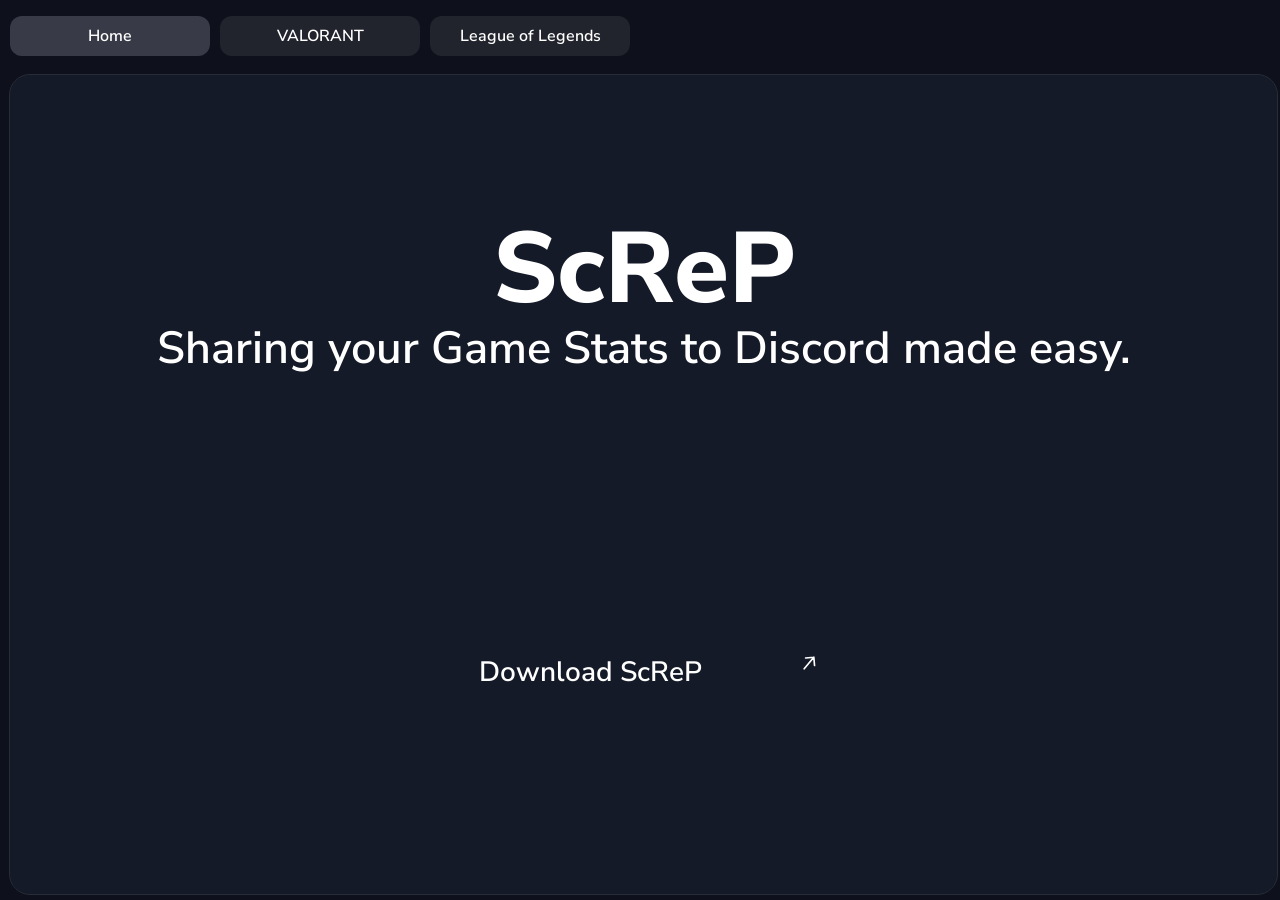
<file: index.html>
<!DOCTYPE html>
<html lang="en">
<head>
  <meta name="viewport" content="width=device-width, initial-scale=1.0">
  <link rel="apple-touch-icon" sizes="180x180" href="/apple-touch-icon.png">
  <link rel="icon" type="image/png" sizes="32x32" href="/favicon-32x32.png">
  <link rel="icon" type="image/png" sizes="16x16" href="/favicon-16x16.png">
  <link rel="manifest" href="/site.webmanifest">
  <link rel="preconnect" href="https://fonts.googleapis.com">
  <link rel="preconnect" href="https://fonts.gstatic.com" crossorigin>
  <link href="https://fonts.googleapis.com/css2?family=Nunito+Sans:ital,opsz,wght@0,6..12,200..1000;1,6..12,200..1000&display=swap" rel="stylesheet">
    <meta charset="UTF-8">
    <title>ScReP</title>
  <link rel="stylesheet" href="style.css">
</head>
<body>
  <div id="top-container">
    <ul id="navbar">
      <button onclick="window.location.href='/'" class="navbuttons" id="button-home">
        Home
      </button>
      <button onclick="window.location.href='/valorant'" class="navbuttons" id="button-valorant">
        VALORANT
      </button>
      <button onclick="window.location.href='/league-of-legends'" class="navbuttons" id="button-league">
        League of Legends
      </button>
    </ul>
  </div>
  <div id="middle-container">
    <h1 class="text" id="title">ScReP</h1>
    <h2 class="text" id="title2">Sharing your Game Stats to Discord made easy.</h2>

    <button id="Download-button" onclick="window.location.href='https://onedrive.live.com/personal/25feebb90adb7e1c/_layouts/15/download.aspx?SourceUrl=%2Fpersonal%2F25feebb90adb7e1c%2FDocuments%2FScReP%2Eexe'" class="Buttons">
    <div class="text">
      <span>Download ScReP</span>
    </div>
    <div class="clone">
      <span>Download</span>
    </div>
    <svg
            stroke-width="2"
            stroke="currentColor"
            viewBox="0 0 24 24"
            fill="none"
            class="h-6 w-6"
            xmlns="http://www.w3.org/2000/svg"
            width="20px"
    >
      <path
              d="M14 5l7 7m0 0l-7 7m7-7H3"
              stroke-linejoin="round"
              stroke-linecap="round"
      ></path>
    </svg>
    </button>

  </div>
</body>
</html>
</file>
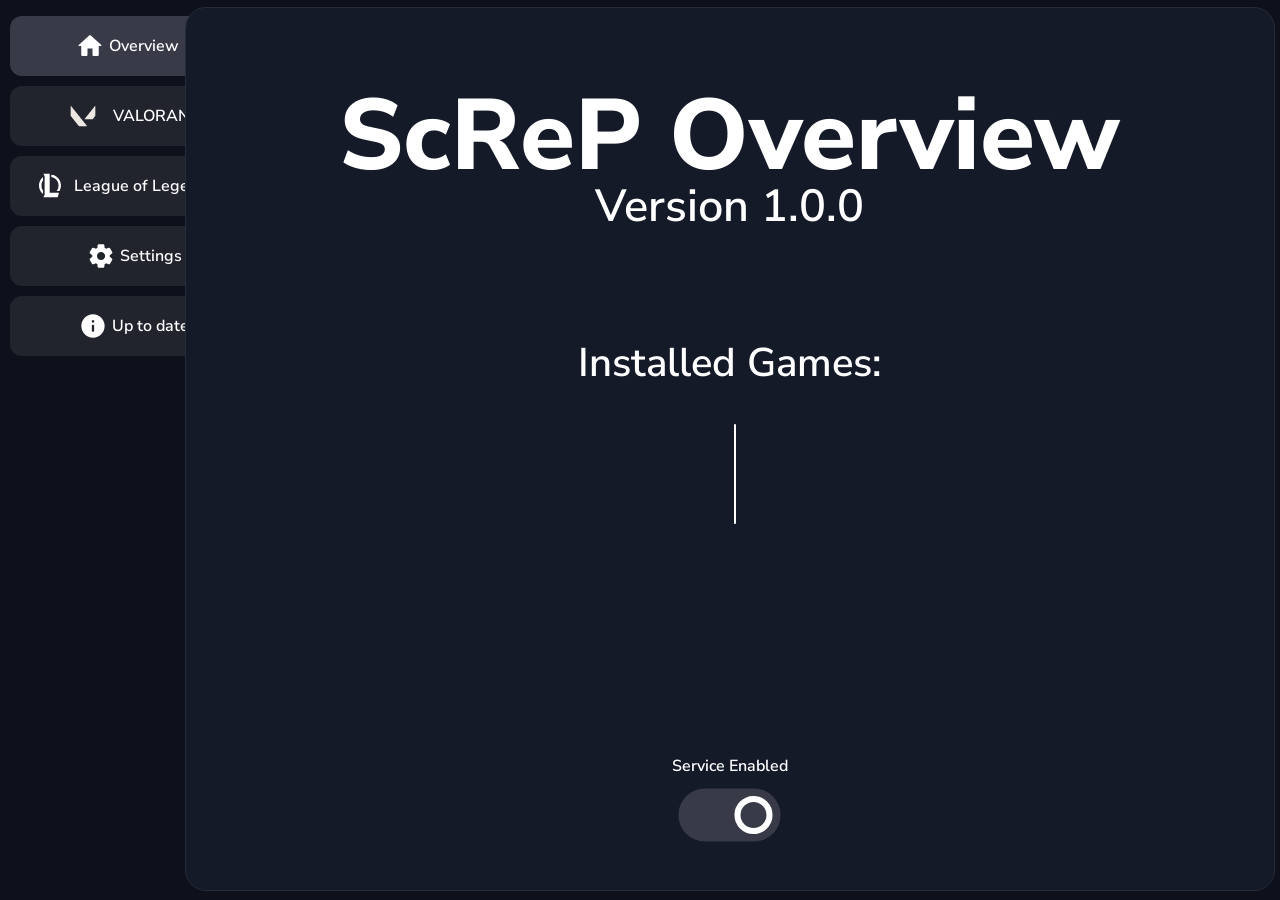
<file: app-gui/index.html>
<!DOCTYPE html>
<html lang="en">
<head>
  <meta name="viewport" content="width=device-width, initial-scale=1.0">
  <link rel="preconnect" href="https://fonts.googleapis.com">
  <link rel="preconnect" href="https://fonts.gstatic.com" crossorigin>
  <link href="https://fonts.googleapis.com/css2?family=Nunito+Sans:ital,opsz,wght@0,6..12,200..1000;1,6..12,200..1000&display=swap" rel="stylesheet">
  <meta charset="UTF-8">
  <title>ScReP</title>
  <link rel="stylesheet" href="/app-gui/style.css">
</head>
<body>
<style>
  #switch {
    --a: 0.5s ease-out;
    cursor: pointer;
    position: relative;
    display: inline-flex;
    height: 2em;
    border-radius: 2em;
    box-shadow: 0 0 0 0.66em #383b47;
    aspect-ratio: 212.4992/84.4688;
    background-color: #383b47;
}

/* Hide default HTML checkbox */
#check {
    opacity: 0;
    width: 0;
    height: 0;
}

#switch svg {
    height: 100%;
}

#switch svg path {
    color: #fff;
    stroke-width: 16;
    stroke-linecap: round;
    stroke-linejoin: round;
    stroke-dasharray: 136 224;
    transition:
            all var(--a),
            0s transform;
    transform-origin: center;
}

#check:checked ~ #switch svg path {
    stroke-dashoffset: 180;
    transform: scaleY(-1);
}
</style>
<div id="left-container">
  <ul id="navbar">
    <button onclick="window.location.href='/app-gui/'" class="navbuttons" id="button-home">
      <svg id="svg-button" xmlns="http://www.w3.org/2000/svg" height="48px" viewBox="0 0 24 24" width="48px" fill="#FFFFFF"><path d="M0 0h24v24H0V0z" fill="none"/><path d="M10 19v-5h4v5c0 .55.45 1 1 1h3c.55 0 1-.45 1-1v-7h1.7c.46 0 .68-.57.33-.87L12.67 3.6c-.38-.34-.96-.34-1.34 0l-8.36 7.53c-.34.3-.13.87.33.87H5v7c0 .55.45 1 1 1h3c.55 0 1-.45 1-1z"/></svg>
      Overview
    </button>
    <button onclick="window.location.href='/app-gui/valorant'" class="navbuttons" id="button-valorant">
      <svg id="svg-button-valorant" version="1.1" xmlns="http://www.w3.org/2000/svg" viewBox="0 0 4000 2250" width="24" height="24">
        <path d="M0 0 C3.71754001 3.33029626 6.9188038 7.12068356 10.125 10.9375 C10.837771 11.78284302 10.837771 11.78284302 11.56494141 12.64526367 C15.38641771 17.2064821 19.07736767 21.86176506 22.73291016 26.55639648 C26.26404745 31.08584296 29.8674978 35.5515474 33.5 40 C38.00777649 45.52325006 42.44842939 51.09184817 46.8359375 56.7109375 C50.33776247 61.18436708 53.90811164 65.59867202 57.5 70 C62.00759973 75.52339685 66.44842642 81.09184436 70.8359375 86.7109375 C74.33776247 91.18436708 77.90811164 95.59867202 81.5 100 C86.00759973 105.52339685 90.44842642 111.09184436 94.8359375 116.7109375 C98.33776247 121.18436708 101.90811164 125.59867202 105.5 130 C110.00759973 135.52339685 114.44842642 141.09184436 118.8359375 146.7109375 C122.33776247 151.18436708 125.90811164 155.59867202 129.5 160 C134.00759973 165.52339685 138.44842642 171.09184436 142.8359375 176.7109375 C146.33776247 181.18436708 149.90811164 185.59867202 153.5 190 C158.00759973 195.52339685 162.44842642 201.09184436 166.8359375 206.7109375 C170.33776247 211.18436708 173.90811164 215.59867202 177.5 220 C182.00759973 225.52339685 186.44842642 231.09184436 190.8359375 236.7109375 C194.33776247 241.18436708 197.90811164 245.59867202 201.5 250 C206.00759973 255.52339685 210.44842642 261.09184436 214.8359375 266.7109375 C218.33776247 271.18436708 221.90811164 275.59867202 225.5 280 C230.00759973 285.52339685 234.44842642 291.09184436 238.8359375 296.7109375 C242.33776247 301.18436708 245.90811164 305.59867202 249.5 310 C254.00694318 315.52259235 258.44784455 321.08968772 262.83374023 326.70874023 C266.35375146 331.20663846 269.94856888 335.63985702 273.5625 340.0625 C278.28965275 345.8499487 282.87839776 351.7181909 287.41015625 357.66015625 C290.88528049 362.17741068 294.50732963 366.57540339 298.11328125 370.98828125 C301.62336198 375.28936608 305.08417075 379.62376186 308.5 384 C312.44185031 389.04853686 316.4502462 394.03762563 320.5 399 C325.00759973 404.52339685 329.44842642 410.09184436 333.8359375 415.7109375 C337.33776247 420.18436708 340.90811164 424.59867202 344.5 429 C349.00759973 434.52339685 353.44842642 440.09184436 357.8359375 445.7109375 C361.33776247 450.18436708 364.90811164 454.59867202 368.5 459 C373.00759973 464.52339685 377.44842642 470.09184436 381.8359375 475.7109375 C385.33776247 480.18436708 388.90811164 484.59867202 392.5 489 C397.00759973 494.52339685 401.44842642 500.09184436 405.8359375 505.7109375 C409.33776247 510.18436708 412.90811164 514.59867202 416.5 519 C421.00759973 524.52339685 425.44842642 530.09184436 429.8359375 535.7109375 C433.33776247 540.18436708 436.90811164 544.59867202 440.5 549 C445.00759973 554.52339685 449.44842642 560.09184436 453.8359375 565.7109375 C457.33776247 570.18436708 460.90811164 574.59867202 464.5 579 C469.00759973 584.52339685 473.44842642 590.09184436 477.8359375 595.7109375 C481.33776247 600.18436708 484.90811164 604.59867202 488.5 609 C493.00759973 614.52339685 497.44842642 620.09184436 501.8359375 625.7109375 C505.33776247 630.18436708 508.90811164 634.59867202 512.5 639 C517.00759973 644.52339685 521.44842642 650.09184436 525.8359375 655.7109375 C529.33776247 660.18436708 532.90811164 664.59867202 536.5 669 C541.00759973 674.52339685 545.44842642 680.09184436 549.8359375 685.7109375 C553.33776247 690.18436708 556.90811164 694.59867202 560.5 699 C565.00759973 704.52339685 569.44842642 710.09184436 573.8359375 715.7109375 C577.33776247 720.18436708 580.90811164 724.59867202 584.5 729 C589.00759973 734.52339685 593.44842642 740.09184436 597.8359375 745.7109375 C601.33776247 750.18436708 604.90811164 754.59867202 608.5 759 C613.00759973 764.52339685 617.44842642 770.09184436 621.8359375 775.7109375 C625.33776247 780.18436708 628.90811164 784.59867202 632.5 789 C637.00759973 794.52339685 641.44842642 800.09184436 645.8359375 805.7109375 C649.33776247 810.18436708 652.90811164 814.59867202 656.5 819 C661.00759973 824.52339685 665.44842642 830.09184436 669.8359375 835.7109375 C673.33776247 840.18436708 676.90811164 844.59867202 680.5 849 C685.00759973 854.52339685 689.44842642 860.09184436 693.8359375 865.7109375 C697.33776247 870.18436708 700.90811164 874.59867202 704.5 879 C709.00759973 884.52339685 713.44842642 890.09184436 717.8359375 895.7109375 C721.33776247 900.18436708 724.90811164 904.59867202 728.5 909 C733.00759973 914.52339685 737.44842642 920.09184436 741.8359375 925.7109375 C745.33776247 930.18436708 748.90811164 934.59867202 752.5 939 C757.00759973 944.52339685 761.44842642 950.09184436 765.8359375 955.7109375 C769.33776247 960.18436708 772.90811164 964.59867202 776.5 969 C781.00759973 974.52339685 785.44842642 980.09184436 789.8359375 985.7109375 C793.33776247 990.18436708 796.90811164 994.59867202 800.5 999 C805.00759973 1004.52339685 809.44842642 1010.09184436 813.8359375 1015.7109375 C817.33776247 1020.18436708 820.90811164 1024.59867202 824.5 1029 C829.00759973 1034.52339685 833.44842642 1040.09184436 837.8359375 1045.7109375 C841.33776247 1050.18436708 844.90811164 1054.59867202 848.5 1059 C853.00759973 1064.52339685 857.44842642 1070.09184436 861.8359375 1075.7109375 C865.33776247 1080.18436708 868.90811164 1084.59867202 872.5 1089 C877.00759973 1094.52339685 881.44842642 1100.09184436 885.8359375 1105.7109375 C889.33776247 1110.18436708 892.90811164 1114.59867202 896.5 1119 C901.00759973 1124.52339685 905.44842642 1130.09184436 909.8359375 1135.7109375 C913.33776247 1140.18436708 916.90811164 1144.59867202 920.5 1149 C925.00759973 1154.52339685 929.44842642 1160.09184436 933.8359375 1165.7109375 C937.33776247 1170.18436708 940.90811164 1174.59867202 944.5 1179 C949.00759973 1184.52339685 953.44842642 1190.09184436 957.8359375 1195.7109375 C961.33776247 1200.18436708 964.90811164 1204.59867202 968.5 1209 C973.00759973 1214.52339685 977.44842642 1220.09184436 981.8359375 1225.7109375 C985.33776247 1230.18436708 988.90811164 1234.59867202 992.5 1239 C997.00759973 1244.52339685 1001.44842642 1250.09184436 1005.8359375 1255.7109375 C1009.33776247 1260.18436708 1012.90811164 1264.59867202 1016.5 1269 C1021.00759973 1274.52339685 1025.44842642 1280.09184436 1029.8359375 1285.7109375 C1033.33776559 1290.18437108 1036.9082844 1294.59852729 1040.5 1299 C1046.42375886 1306.26399949 1052.24781368 1313.59953864 1058 1321 C1058.47163574 1321.60602051 1058.94327148 1322.21204102 1059.42919922 1322.83642578 C1060.83035081 1324.63899094 1062.22839086 1326.44391384 1063.625 1328.25 C1064.05127686 1328.79938232 1064.47755371 1329.34876465 1064.91674805 1329.91479492 C1068.12478681 1334.08002308 1069.40465284 1336.49411852 1069.35546875 1341.89453125 C1068.72046773 1345.65569115 1066.72377681 1347.40291048 1064 1350 C1060.19611889 1351.26796037 1056.63404 1351.14008683 1052.67107582 1351.13142776 C1051.37505466 1351.13450672 1051.37505466 1351.13450672 1050.05285126 1351.13764787 C1047.13162514 1351.14334267 1044.21044581 1351.14185756 1041.28921509 1351.14044189 C1039.18399259 1351.14302413 1037.07877057 1351.14603689 1034.97354925 1351.1494453 C1029.16781704 1351.15753557 1023.36209718 1351.159306 1017.55636001 1351.16004276 C1011.30252356 1351.16188987 1005.04869357 1351.16943559 998.79486084 1351.17617798 C984.39454691 1351.19048707 969.99423702 1351.19629042 955.5939175 1351.20086992 C948.47726996 1351.20320523 941.36062323 1351.20680786 934.24397633 1351.2105653 C909.88186278 1351.22340349 885.51974968 1351.23412117 861.15763283 1351.2375679 C859.62779314 1351.23778953 858.09795345 1351.23801132 856.56811377 1351.23823325 C855.03457023 1351.23845389 853.5010267 1351.23867438 851.96748316 1351.2388947 C848.89091976 1351.23933725 845.81435637 1351.23978437 842.73779297 1351.24023438 C841.97498204 1351.24034377 841.2121711 1351.24045316 840.42624469 1351.24056586 C815.70422101 1351.24419472 790.98222669 1351.26010695 766.26021426 1351.28342474 C740.12214538 1351.30803304 713.98409327 1351.32174126 687.84601247 1351.32293582 C684.97526701 1351.32310727 682.10452155 1351.3233227 679.23377609 1351.32357025 C678.17349052 1351.3236539 678.17349052 1351.3236539 677.09178504 1351.32373925 C665.72543421 1351.32488901 654.35911352 1351.33590491 642.99277285 1351.35045731 C631.56118399 1351.36483978 620.12964454 1351.36779745 608.69804521 1351.36001733 C602.50716136 1351.35611095 596.31637874 1351.35703992 590.12550735 1351.37107468 C584.4539582 1351.38381436 578.78258634 1351.38261527 573.11103742 1351.37048396 C571.06312838 1351.36852707 569.01520678 1351.37160501 566.96731539 1351.38032833 C551.92034926 1351.44034645 538.68877928 1351.11511239 526 1342 C525.11634766 1341.39091797 525.11634766 1341.39091797 524.21484375 1340.76953125 C518.90711048 1336.6914856 515.06498196 1331.18356482 511.0234375 1325.9140625 C507.92621103 1321.87852873 504.72173051 1317.9364001 501.5 1314 C496.99154794 1308.47731173 492.55155904 1302.90813701 488.1640625 1297.2890625 C484.66223753 1292.81563292 481.09188836 1288.40132798 477.5 1284 C472.99240027 1278.47660315 468.55157358 1272.90815564 464.1640625 1267.2890625 C460.66223753 1262.81563292 457.09188836 1258.40132798 453.5 1254 C448.99240027 1248.47660315 444.55157358 1242.90815564 440.1640625 1237.2890625 C436.66223753 1232.81563292 433.09188836 1228.40132798 429.5 1224 C424.99240027 1218.47660315 420.55157358 1212.90815564 416.1640625 1207.2890625 C412.66223753 1202.81563292 409.09188836 1198.40132798 405.5 1194 C400.99240027 1188.47660315 396.55157358 1182.90815564 392.1640625 1177.2890625 C388.66223753 1172.81563292 385.09188836 1168.40132798 381.5 1164 C376.99240027 1158.47660315 372.55157358 1152.90815564 368.1640625 1147.2890625 C364.66223753 1142.81563292 361.09188836 1138.40132798 357.5 1134 C352.99240027 1128.47660315 348.55157358 1122.90815564 344.1640625 1117.2890625 C340.66223753 1112.81563292 337.09188836 1108.40132798 333.5 1104 C328.99240027 1098.47660315 324.55157358 1092.90815564 320.1640625 1087.2890625 C316.66223753 1082.81563292 313.09188836 1078.40132798 309.5 1074 C304.99240027 1068.47660315 300.55157358 1062.90815564 296.1640625 1057.2890625 C292.66223753 1052.81563292 289.09188836 1048.40132798 285.5 1044 C280.99240027 1038.47660315 276.55157358 1032.90815564 272.1640625 1027.2890625 C268.66223753 1022.81563292 265.09188836 1018.40132798 261.5 1014 C256.99240027 1008.47660315 252.55157358 1002.90815564 248.1640625 997.2890625 C244.66223753 992.81563292 241.09188836 988.40132798 237.5 984 C232.99240027 978.47660315 228.55157358 972.90815564 224.1640625 967.2890625 C220.66223753 962.81563292 217.09188836 958.40132798 213.5 954 C208.99240027 948.47660315 204.55157358 942.90815564 200.1640625 937.2890625 C196.66223753 932.81563292 193.09188836 928.40132798 189.5 924 C184.99240027 918.47660315 180.55157358 912.90815564 176.1640625 907.2890625 C172.66223753 902.81563292 169.09188836 898.40132798 165.5 894 C160.99240027 888.47660315 156.55157358 882.90815564 152.1640625 877.2890625 C148.66223753 872.81563292 145.09188836 868.40132798 141.5 864 C136.99240027 858.47660315 132.55157358 852.90815564 128.1640625 847.2890625 C124.66223753 842.81563292 121.09188836 838.40132798 117.5 834 C112.99240027 828.47660315 108.55157358 822.90815564 104.1640625 817.2890625 C100.66223753 812.81563292 97.09188836 808.40132798 93.5 804 C88.99240027 798.47660315 84.55157358 792.90815564 80.1640625 787.2890625 C76.66223753 782.81563292 73.09188836 778.40132798 69.5 774 C64.99240027 768.47660315 60.55157358 762.90815564 56.1640625 757.2890625 C52.66223753 752.81563292 49.09188836 748.40132798 45.5 744 C40.99240027 738.47660315 36.55157358 732.90815564 32.1640625 727.2890625 C28.66223649 722.81563158 25.09183079 718.40137622 21.5 714 C16.97375424 708.45240658 12.49452972 702.87339781 8.10253906 697.21875 C5.74973174 694.19591525 3.35960513 691.21744141 0.89453125 688.28515625 C-7.18424035 678.60712272 -16.11430528 667.53431257 -16.12995183 654.32305491 C-16.13348025 653.37958166 -16.13700867 652.4361084 -16.14064401 651.46404505 C-16.13944624 650.42863061 -16.13824846 649.39321618 -16.13701439 648.32642555 C-16.13966622 647.22109974 -16.14231804 646.11577392 -16.14505023 644.97695339 C-16.15276267 641.24094429 -16.15330314 637.50496795 -16.15390015 633.76895142 C-16.15791346 631.07627912 -16.1623147 628.38360995 -16.1671797 625.69093931 C-16.17825773 619.04608528 -16.18390453 612.40123654 -16.18788858 605.75637491 C-16.1928963 597.79976283 -16.20362346 589.843161 -16.21437032 581.88655497 C-16.2400028 562.6557541 -16.25503523 543.42494925 -16.26788078 524.19413621 C-16.27213465 517.82649484 -16.27670035 511.45885376 -16.2814641 505.09121275 C-16.30671999 471.24763273 -16.32877222 437.40405223 -16.34119225 403.56046486 C-16.34411366 395.71902083 -16.34708116 387.87757681 -16.35009766 380.03613281 C-16.35046857 379.06191663 -16.35083947 378.08770045 -16.35122162 377.08396257 C-16.36338348 345.48092464 -16.39433858 313.87794231 -16.43601918 282.27493051 C-16.47877604 249.79676963 -16.5054292 217.31863814 -16.51066696 184.84044835 C-16.51140744 180.25641881 -16.51231813 175.67238932 -16.51332474 171.08835983 C-16.51351535 170.18615311 -16.51370597 169.28394638 -16.51390236 168.35440006 C-16.51742013 153.81690233 -16.53773702 139.27947412 -16.56412137 124.74200195 C-16.59022518 110.1393417 -16.59801072 95.53676205 -16.58702008 80.93408181 C-16.58102986 72.25248265 -16.58902509 63.57115628 -16.61685092 54.88959825 C-16.63405305 49.09518043 -16.63319634 43.30094944 -16.61748323 37.5065278 C-16.60904058 34.201828 -16.61133535 30.89775743 -16.63009469 27.59308465 C-16.64905674 24.03666894 -16.63750764 20.48163874 -16.61803246 16.92525673 C-16.63088168 15.89452463 -16.6437309 14.86379253 -16.65696949 13.80182612 C-16.60222469 9.28379293 -16.51391439 6.01184687 -13.64887297 2.37967145 C-9.51264325 -1.33619862 -5.21758803 -1.81564418 0 0 Z " fill="#ECE8E1" transform="translate(1194,450)"/>
        <path d="M0 0 C3.79218221 3.47490554 5.30376885 5.74673779 5.62559515 10.91958874 C5.65143679 12.91479302 5.64967039 14.91046748 5.62641239 16.90570354 C5.63338 18.01183907 5.64034761 19.11797459 5.64752635 20.25762936 C5.66484724 23.98473854 5.6463631 27.71081896 5.62818909 31.43791199 C5.63323147 34.12877526 5.64025106 36.81956735 5.64968723 39.51041204 C5.66621923 45.37146416 5.66411877 51.23228137 5.64986038 57.09333611 C5.62871533 65.80905657 5.63612033 74.52458926 5.6492356 83.2403171 C5.67171271 98.80675762 5.66568445 114.3730897 5.6477995 129.93953035 C5.6322415 143.56496016 5.62637726 157.1903519 5.6301403 170.81579018 C5.63049551 172.17070363 5.63049551 172.17070363 5.63085788 173.55298908 C5.63183279 177.21959416 5.6328536 180.88619923 5.63394299 184.55280429 C5.64403103 218.96475119 5.62574857 253.37663128 5.59422263 287.78856247 C5.56637283 318.36175086 5.56139256 348.93485973 5.57641602 379.50805664 C5.58023844 387.3338861 5.58403325 395.15971557 5.5875864 402.98554516 C5.58802422 403.94899298 5.58846203 404.91244081 5.58891311 405.90508402 C5.60015501 431.44690154 5.59280219 456.98871323 5.57970566 482.53052884 C5.57831708 485.27927747 5.57693637 488.02802611 5.57556724 490.77677475 C5.57465785 492.60024361 5.57373518 494.42371247 5.57279913 496.24718133 C5.56600384 509.86060326 5.56866321 523.47400221 5.57574654 537.08742332 C5.5837148 552.57079398 5.57714099 568.0540846 5.5515715 583.5374377 C5.53765206 592.20239146 5.53466077 600.8671841 5.5475062 609.53214045 C5.55497282 615.32180144 5.54786341 621.11132688 5.52894809 626.90096147 C5.51857411 630.19872033 5.51661513 633.49609159 5.52792663 636.793857 C5.53911435 640.35125316 5.52569017 643.90774951 5.50615788 647.46509075 C5.5197761 648.99062876 5.5197761 648.99062876 5.53366944 650.54698572 C5.35862058 666.89583998 -3.8365366 678.75414519 -14.1171875 690.625 C-16.97672105 693.94028974 -19.68881525 697.35611283 -22.375 700.8125 C-26.35530575 705.92666352 -30.40108816 710.98037054 -34.5 716 C-38.54991424 720.9622445 -42.55805359 725.95154232 -46.5 731 C-50.9820011 736.74010668 -55.55956557 742.39693246 -60.1640625 748.0390625 C-63.65530083 752.32451618 -67.09818888 756.64329453 -70.5 761 C-74.9820011 766.74010668 -79.55956557 772.39693246 -84.1640625 778.0390625 C-87.65530083 782.32451618 -91.09818888 786.64329453 -94.5 791 C-98.9820011 796.74010668 -103.55956557 802.39693246 -108.1640625 808.0390625 C-111.65530083 812.32451618 -115.09818888 816.64329453 -118.5 821 C-122.9820011 826.74010668 -127.55956557 832.39693246 -132.1640625 838.0390625 C-135.65530596 842.32452248 -139.09792168 846.6434981 -142.5 851 C-173.08218623 890.12224485 -173.08218623 890.12224485 -191 894 C-193.8580306 894.0976124 -196.69158709 894.1412033 -199.54961205 894.13701439 C-200.42531904 894.13966622 -201.30102603 894.14231804 -202.2032696 894.14505023 C-205.15817799 894.15275234 -208.11304488 894.15330275 -211.06796265 894.15390015 C-213.19966132 894.15791414 -215.33135922 894.16235225 -217.46305621 894.1671797 C-223.33704823 894.17915759 -229.21103204 894.18479644 -235.08503389 894.18936086 C-241.41370465 894.19531213 -247.74236555 894.20692295 -254.07102966 894.21765137 C-268.63789634 894.24102343 -283.20476434 894.25558202 -297.77164399 894.26788078 C-302.81034473 894.27213532 -307.8490451 894.27670103 -312.88774538 894.2814641 C-339.67280725 894.30672032 -366.45786974 894.32877073 -393.2429409 894.34119225 C-399.44809344 894.34411362 -405.65324595 894.34708113 -411.85839844 894.35009766 C-412.62931601 894.35046857 -413.40023358 894.35083947 -414.19451229 894.35122162 C-439.20131134 894.36338284 -464.20804009 894.39433735 -489.21480611 894.43601918 C-514.91768493 894.47878329 -540.62052662 894.5054301 -566.323442 894.51066696 C-569.95175907 894.51140743 -573.58007609 894.51231812 -577.2083931 894.51332474 C-577.92249136 894.51351535 -578.63658961 894.51370597 -579.37232722 894.51390236 C-590.874858 894.51741897 -602.37730084 894.53773048 -613.87979931 894.56412137 C-625.43551092 894.59023519 -636.99108255 894.59759133 -648.54682659 894.58702008 C-654.80982865 894.5818175 -661.07255043 894.58482417 -667.33551216 894.60948563 C-673.06473441 894.63185789 -678.79347309 894.63133204 -684.52270313 894.61228175 C-686.59939918 894.60946485 -688.67612719 894.61517316 -690.75277154 894.63009469 C-693.56867772 894.64909702 -696.3828411 894.63748238 -699.19870567 894.61803246 C-700.41751736 894.63730629 -700.41751736 894.63730629 -701.6609515 894.65696949 C-705.73773698 894.59479161 -708.25992978 894.19458014 -711.49319613 891.6039511 C-713.99930339 889.0007236 -714.82076743 888.02061801 -715.0625 884.5 C-715.17271484 883.40171875 -715.17271484 883.40171875 -715.28515625 882.28125 C-714.56318458 876.50547662 -709.59171127 871.9002143 -706 867.5625 C-704.82197748 866.12707234 -703.64490955 864.69086079 -702.46875 863.25390625 C-701.88222656 862.53734863 -701.29570312 861.82079102 -700.69140625 861.08251953 C-698.25632255 858.08435787 -695.87462692 855.04611865 -693.5 852 C-689.01849869 846.25951177 -684.44042464 840.60305554 -679.8359375 834.9609375 C-676.34469917 830.67548382 -672.90181112 826.35670547 -669.5 822 C-665.0179989 816.25989332 -660.44043443 810.60306754 -655.8359375 804.9609375 C-652.34469917 800.67548382 -648.90181112 796.35670547 -645.5 792 C-641.0179989 786.25989332 -636.44043443 780.60306754 -631.8359375 774.9609375 C-628.34469917 770.67548382 -624.90181112 766.35670547 -621.5 762 C-617.0179989 756.25989332 -612.44043443 750.60306754 -607.8359375 744.9609375 C-604.34469917 740.67548382 -600.90181112 736.35670547 -597.5 732 C-593.0179989 726.25989332 -588.44043443 720.60306754 -583.8359375 714.9609375 C-580.34469917 710.67548382 -576.90181112 706.35670547 -573.5 702 C-569.0179989 696.25989332 -564.44043443 690.60306754 -559.8359375 684.9609375 C-556.34469917 680.67548382 -552.90181112 676.35670547 -549.5 672 C-545.0179989 666.25989332 -540.44043443 660.60306754 -535.8359375 654.9609375 C-532.34469917 650.67548382 -528.90181112 646.35670547 -525.5 642 C-521.0179989 636.25989332 -516.44043443 630.60306754 -511.8359375 624.9609375 C-508.34469917 620.67548382 -504.90181112 616.35670547 -501.5 612 C-497.0179989 606.25989332 -492.44043443 600.60306754 -487.8359375 594.9609375 C-484.34469917 590.67548382 -480.90181112 586.35670547 -477.5 582 C-473.0179989 576.25989332 -468.44043443 570.60306754 -463.8359375 564.9609375 C-460.34469917 560.67548382 -456.90181112 556.35670547 -453.5 552 C-449.0179989 546.25989332 -444.44043443 540.60306754 -439.8359375 534.9609375 C-436.34469917 530.67548382 -432.90181112 526.35670547 -429.5 522 C-425.0179989 516.25989332 -420.44043443 510.60306754 -415.8359375 504.9609375 C-412.34469917 500.67548382 -408.90181112 496.35670547 -405.5 492 C-401.0179989 486.25989332 -396.44043443 480.60306754 -391.8359375 474.9609375 C-388.34469917 470.67548382 -384.90181112 466.35670547 -381.5 462 C-377.0179989 456.25989332 -372.44043443 450.60306754 -367.8359375 444.9609375 C-364.34469917 440.67548382 -360.90181112 436.35670547 -357.5 432 C-353.0179989 426.25989332 -348.44043443 420.60306754 -343.8359375 414.9609375 C-340.34469917 410.67548382 -336.90181112 406.35670547 -333.5 402 C-329.0179989 396.25989332 -324.44043443 390.60306754 -319.8359375 384.9609375 C-316.34469917 380.67548382 -312.90181112 376.35670547 -309.5 372 C-305.0179989 366.25989332 -300.44043443 360.60306754 -295.8359375 354.9609375 C-291.88813664 350.11505872 -288.01201102 345.21829857 -284.16625977 340.29125977 C-280.64624854 335.79336154 -277.05143112 331.36014298 -273.4375 326.9375 C-269.55018227 322.17826054 -265.72660109 317.38625653 -262 312.5 C-257.73792101 306.91163386 -253.33360701 301.45371487 -248.88671875 296.01171875 C-245.37663802 291.71063392 -241.91582925 287.37623814 -238.5 283 C-234.0181114 277.25980746 -229.44043222 271.60306483 -224.8359375 265.9609375 C-221.34469917 261.67548382 -217.90181112 257.35670547 -214.5 253 C-210.0179989 247.25989332 -205.44043443 241.60306754 -200.8359375 235.9609375 C-197.34469917 231.67548382 -193.90181112 227.35670547 -190.5 223 C-186.0179989 217.25989332 -181.44043443 211.60306754 -176.8359375 205.9609375 C-173.34469917 201.67548382 -169.90181112 197.35670547 -166.5 193 C-162.0179989 187.25989332 -157.44043443 181.60306754 -152.8359375 175.9609375 C-149.34469917 171.67548382 -145.90181112 167.35670547 -142.5 163 C-138.0179989 157.25989332 -133.44043443 151.60306754 -128.8359375 145.9609375 C-125.34469917 141.67548382 -121.90181112 137.35670547 -118.5 133 C-114.0179989 127.25989332 -109.44043443 121.60306754 -104.8359375 115.9609375 C-101.34469917 111.67548382 -97.90181112 107.35670547 -94.5 103 C-90.0179989 97.25989332 -85.44043443 91.60306754 -80.8359375 85.9609375 C-77.34469917 81.67548382 -73.90181112 77.35670547 -70.5 73 C-66.0179989 67.25989332 -61.44043443 61.60306754 -56.8359375 55.9609375 C-53.34469917 51.67548382 -49.90181112 47.35670547 -46.5 43 C-42.55805044 37.95153829 -38.54974791 32.96238392 -34.5 28 C-29.37384138 21.71845775 -24.33080364 15.37763702 -19.33984375 8.98828125 C-18.56769531 8.00214844 -17.79554688 7.01601563 -17 6 C-16.28457031 5.07316406 -15.56914062 4.14632813 -14.83203125 3.19140625 C-11.05634335 -1.32492831 -5.4337477 -2.3052263 0 0 Z " fill="#ECE8E1" transform="translate(2817,450)"/>
        <path d="M0 0 C2.64 0 5.28 0 8 0 C10.97 7.59 13.94 15.18 17 23 C21.01624475 14.19544928 21.01624475 14.19544928 24.8125 5.3125 C25.23144531 4.29800781 25.65039062 3.28351563 26.08203125 2.23828125 C26.38496094 1.49964844 26.68789062 0.76101563 27 0 C29.31 0 31.62 0 34 0 C34 10.89 34 21.78 34 33 C32.35 33 30.7 33 29 33 C28.67 26.07 28.34 19.14 28 12 C27.48050781 13.43214844 26.96101563 14.86429688 26.42578125 16.33984375 C25.72240825 18.20612677 25.0179233 20.07199099 24.3125 21.9375 C23.97283203 22.88302734 23.63316406 23.82855469 23.28320312 24.80273438 C22.93837891 25.70185547 22.59355469 26.60097656 22.23828125 27.52734375 C21.774823 28.77632446 21.774823 28.77632446 21.30200195 30.05053711 C20 32 20 32 15 33 C12.03 25.41 9.06 17.82 6 10 C5.67 17.59 5.34 25.18 5 33 C3.35 33 1.7 33 0 33 C0 22.11 0 11.22 0 0 Z " fill="#ECE8E1" transform="translate(2788,1311)"/>
        <path d="M0 0 C8.58 0 17.16 0 26 0 C26 1.65 26 3.3 26 5 C22.37 5 18.74 5 15 5 C15 14.24 15 23.48 15 33 C13.35 33 11.7 33 10 33 C10 23.76 10 14.52 10 5 C6.7 5 3.4 5 0 5 C0 3.35 0 1.7 0 0 Z " fill="#ECE8E1" transform="translate(2758,1311)"/>
      </svg>
      VALORANT
    </button>

    <button onclick="window.location.href='/app-gui/league-of-legends'" class="navbuttons" id="button-league">
      <?xml version="1.0" encoding="UTF-8"?>
      <svg id="svg-button-league" version="1.1" xmlns="http://www.w3.org/2000/svg" viewBox="0 0 4000 2250" width="24" height="24">
        <path d="M0 0 C237.27 0 474.54 0 719 0 C719 718.74 719 1437.48 719 2178 C1068.14 2178 1417.28 2178 1777 2178 C1774.52203733 2188.53134135 1772.00607753 2198.92375718 1769.04296875 2209.30859375 C1768.66373056 2210.64855799 1768.28485187 2211.98862403 1767.90629578 2213.32878113 C1767.09591542 2216.19522334 1766.28332824 2219.06102646 1765.46893311 2221.92633057 C1764.14792503 2226.57458027 1762.83250555 2231.22440076 1761.51806641 2235.87451172 C1761.05884179 2237.49896351 1760.59961324 2239.12341418 1760.14038086 2240.74786377 C1759.9100415 2241.56267464 1759.67970215 2242.3774855 1759.44238281 2243.21698761 C1758.73253829 2245.72734113 1758.0222162 2248.23755908 1757.31176758 2250.7477417 C1752.37630644 2268.18819759 1747.47780024 2285.63897069 1742.58526993 2303.09151077 C1741.87073359 2305.64021804 1741.15602006 2308.18887555 1740.44125366 2310.73751831 C1732.06007657 2340.62296803 1723.70279392 2370.51508493 1715.34890747 2400.40817261 C1707.68322155 2427.838301 1700.00631499 2455.26524781 1692.3125 2482.6875 C1692.0774387 2483.52532894 1691.8423774 2484.36315788 1691.60019302 2485.22637558 C1687.83321672 2498.65289675 1684.06511496 2512.07910201 1680.29685974 2525.50526428 C1676.99601544 2537.26610228 1673.69556156 2549.02704974 1670.3957634 2560.7881813 C1669.69187682 2563.29690059 1668.98792543 2565.80560168 1668.28396606 2568.31430054 C1662.47038734 2589.03303868 1656.66876341 2609.75508867 1650.87890625 2630.48046875 C1650.2771188 2632.63438525 1649.67532743 2634.78830066 1649.0735321 2636.94221497 C1646.4389825 2646.37211521 1643.80497932 2655.80216668 1641.17338467 2665.23289204 C1640.09427926 2669.09937069 1639.0144162 2672.96563746 1637.9343853 2676.83185768 C1637.43336859 2678.62605959 1636.9326931 2680.42035683 1636.43239021 2682.21475792 C1629.33673918 2707.66326082 1629.33673918 2707.66326082 1628 2709 C1626.53525507 2709.0973196 1625.06581624 2709.12478403 1623.59784186 2709.12467116 C1622.15873732 2709.12820051 1622.15873732 2709.12820051 1620.69055997 2709.13180115 C1619.62112301 2709.12929228 1618.55168605 2709.1267834 1617.44984192 2709.1241985 C1616.319425 2709.12547658 1615.18900809 2709.12675467 1614.02433612 2709.12807148 C1610.85321482 2709.13062725 1607.6821319 2709.1286413 1604.51101298 2709.12483745 C1601.06085184 2709.12179269 1597.61069468 2709.12452695 1594.16053346 2709.12654433 C1588.07920954 2709.1292898 1581.99789495 2709.12827565 1575.91657149 2709.12488318 C1566.81260142 2709.11982432 1557.70863807 2709.12050645 1548.60466711 2709.12234976 C1533.09256821 2709.12532229 1517.58047306 2709.12353486 1502.06837463 2709.11920547 C1486.33829772 2709.11483453 1470.60822275 2709.11263206 1454.87814522 2709.11310768 C1453.39045647 2709.11315072 1453.39045647 2709.11315072 1451.87271341 2709.11319463 C1446.81597917 2709.11335099 1441.75924493 2709.11354294 1436.7025107 2709.11374746 C1400.05690617 2709.11515672 1363.41130338 2709.11171805 1326.76569939 2709.10573006 C1290.46285938 2709.09981222 1254.16002012 2709.0959559 1217.85717964 2709.09487724 C1216.16747525 2709.09482563 1216.16747525 2709.09482563 1214.44363542 2709.09477296 C1204.15541836 2709.09445978 1193.8672013 2709.09417208 1183.57898424 2709.09391499 C1158.00100038 2709.09327551 1132.42301654 2709.09231613 1106.84503269 2709.09113979 C1105.68013035 2709.09108648 1104.51522801 2709.09103316 1103.3150256 2709.09097823 C1046.61748749 2709.08835525 989.91994987 2709.0820471 933.22241211 2709.07543945 C913.54144287 2709.07314784 893.86047364 2709.0708725 874.17950439 2709.06866455 C872.95892692 2709.0685276 871.73834944 2709.06839065 870.48078476 2709.06824955 C813.76360296 2709.06190817 757.04642107 2709.05818075 700.329239 2709.05512976 C696.64815747 2709.05493169 692.96707594 2709.0547325 689.28599441 2709.05453308 C664.89174576 2709.05321332 640.4974971 2709.05193867 616.10324845 2709.05069422 C567.56269226 2709.04821757 519.0221361 2709.04547588 470.48157994 2709.04255217 C468.169832 2709.04241293 465.85808407 2709.04227388 463.54633613 2709.04213501 C359.44617371 2709.03588009 255.34601166 2709.02654157 151.24584961 2709.01586914 C150.27087619 2709.01576921 149.29590277 2709.01566927 148.2913847 2709.01556631 C99.52758978 2709.01056561 50.76379488 2709.00539153 2 2709 C2.70830067 2705.14163722 3.76175643 2702.1343521 5.5546875 2698.6328125 C6.0813501 2697.59431152 6.6080127 2696.55581055 7.15063477 2695.48583984 C7.71967529 2694.3767627 8.28871582 2693.26768555 8.875 2692.125 C10.07069831 2689.76645675 11.2650444 2687.40728998 12.45703125 2685.046875 C12.75808273 2684.45180145 13.05913422 2683.85672791 13.36930847 2683.24362183 C16.18675918 2677.66110975 18.8870052 2672.02655164 21.5625 2666.375 C25.76411234 2657.51750562 30.11074148 2648.74133224 34.51757812 2639.984375 C38.42251748 2632.2048063 42.19221593 2624.366859 45.92578125 2616.50390625 C49.4788285 2609.04046504 53.15981453 2601.64718859 56.87744141 2594.26464844 C60.14578967 2587.75577751 63.31348252 2581.20423452 66.4375 2574.625 C70.19999463 2566.70226132 74.0573189 2558.83461168 78 2551 C81.92174364 2543.20692883 85.75878955 2535.3813396 89.5 2527.5 C93.72392071 2518.60176934 98.08964774 2509.78324222 102.51733398 2500.98486328 C106.41941037 2493.2109934 110.18715253 2485.37915667 113.91699219 2477.52148438 C117.51970354 2469.95188869 121.24058222 2462.44627868 125.03344727 2454.97021484 C125.86642498 2453.32099945 126.68939555 2451.66668605 127.50156512 2450.00712469 C128.55274632 2447.89756826 129.64393967 2445.8077024 130.76397487 2443.73388191 C135.5739532 2434.55782182 137.01133903 2426.81631807 136.88895082 2416.37860894 C136.89716932 2414.8541146 136.90844686 2413.32963431 136.92246152 2411.80518224 C136.95202348 2407.63479925 136.93847639 2403.46553018 136.9175727 2399.29513664 C136.90251973 2394.73419576 136.9283106 2390.17344686 136.94873035 2385.61255193 C136.97902506 2377.59452049 136.98336581 2369.57680024 136.97072154 2361.55872634 C136.95190825 2349.55514539 136.97337103 2337.55186457 137.00256069 2325.54831636 C137.05110421 2305.08921962 137.06627035 2284.63021875 137.06322861 2264.1710701 C137.06023875 2243.43659148 137.07231485 2222.70220415 137.10274124 2201.96774673 C137.10465025 2200.65824048 137.10655927 2199.34873423 137.10852613 2197.99954596 C137.1163427 2192.66610946 137.1242439 2187.3326731 137.13228721 2181.99923694 C137.15492697 2166.96527438 137.17495358 2151.93130886 137.19316578 2136.8973403 C137.19400057 2136.20843861 137.19483537 2135.51953691 137.19569546 2134.80975941 C137.24375117 2094.89084549 137.25378521 2054.9719175 137.26466078 2015.05297962 C137.26609109 2009.81227085 137.26752699 2004.57156209 137.26897458 1999.33085333 C137.26938779 1997.8299981 137.2697983 1996.32914286 137.27020611 1994.82828762 C137.27916789 1961.88436676 137.2990698 1928.94045661 137.32151054 1895.99654252 C137.33125484 1881.6821001 137.34063309 1867.36765744 137.35001516 1853.05321479 C137.35050684 1852.30398297 137.35099852 1851.55475114 137.35150509 1850.78281533 C137.37515729 1814.72398487 137.39613899 1778.66515319 137.41408539 1742.60631943 C137.41446849 1741.83714043 137.41485159 1741.06796142 137.41524629 1740.27547397 C137.43958204 1691.26130551 137.45164971 1642.24714189 137.45553373 1593.23296777 C137.45579103 1590.01904577 137.45606113 1586.80512377 137.45633156 1583.59120177 C137.45755239 1569.08042305 137.45868549 1554.56964432 137.45980794 1540.05886558 C137.46030906 1533.58764437 137.46081984 1527.11642315 137.46133687 1520.64520194 C137.46165982 1516.59593221 137.46197688 1512.54666247 137.46228111 1508.49739273 C137.4680469 1432.03635081 137.48968319 1355.5753791 137.57531738 1279.11437988 C137.5762182 1278.30968569 137.57711901 1277.50499151 137.57804712 1276.67591265 C137.60624424 1251.53394003 137.63643339 1226.39196984 137.66699219 1201.25 C137.69834201 1175.45176397 137.72941613 1149.65352768 137.75891876 1123.85528946 C137.76028305 1122.6637007 137.76028305 1122.6637007 137.7616749 1121.44803943 C137.81857542 1071.67521099 137.85482926 1021.90240234 137.86894989 972.1295433 C137.86917043 971.36048541 137.86939098 970.59142751 137.86961821 969.79906484 C137.87927276 936.01931864 137.8842828 902.23957314 137.88419284 868.45982559 C137.88416551 854.86892943 137.88465719 841.2780333 137.88537172 827.68713717 C137.88548272 825.43377986 137.88557136 823.18042255 137.88565546 820.92706524 C137.88704669 786.48674753 137.90124776 752.04650198 137.95421791 717.6062212 C137.95535771 716.86431437 137.95649751 716.12240755 137.95767185 715.3580187 C137.97607261 703.42472747 137.99548813 691.49143789 138.0150083 679.55814845 C138.07043088 645.65512635 138.11688317 611.75219729 138.10258961 577.84912252 C138.10230254 577.16019574 138.10201547 576.47126896 138.1017197 575.76146561 C138.09527429 560.72579256 138.08407148 545.6901269 138.06821396 530.65446094 C138.06195903 524.65639924 138.05632936 518.65833699 138.05088425 512.66027451 C138.04967399 511.35286585 138.04846374 510.0454572 138.04721681 508.6984301 C138.02963262 488.03185105 138.06898066 467.36579267 138.1322891 446.69931968 C138.19341028 426.35648953 138.19344786 406.01440745 138.12941 385.6715785 C138.09371507 373.75918533 138.10385016 361.84902975 138.18363306 349.93683777 C138.2320567 342.00394208 138.21769112 334.07268703 138.15440579 326.13990191 C138.12032644 321.6555442 138.11079355 317.17554464 138.17946313 312.69148263 C138.533918 287.92693703 133.29338271 270.27392721 121.07849727 248.73129633 C117.97977362 243.23977302 115.29223812 237.55479678 112.57421875 231.8671875 C111.59642701 229.86904464 110.6167324 227.87183067 109.63427734 225.87597656 C106.48996633 219.47293446 103.34800694 213.06874136 100.20703125 206.6640625 C99.41244507 205.04389221 99.41244507 205.04389221 98.60180664 203.39099121 C93.67908889 193.35070607 88.77407812 183.3018366 83.875 173.25 C76.80450387 158.74370145 69.72017842 144.24424302 62.625 129.75 C62.14384735 128.7670697 61.6626947 127.7841394 61.16696167 126.77142334 C60.6857486 125.78837219 60.20453552 124.80532104 59.70874023 123.79248047 C58.73681382 121.80696741 57.76488999 119.82145309 56.79296875 117.8359375 C56.31166 116.85269501 55.83035126 115.86945251 55.3344574 114.85641479 C49.2959926 102.51993799 43.26330806 90.18063463 37.23266602 77.84033203 C32.99030447 69.15970242 28.74626428 60.47990956 24.4954071 51.80343628 C22.49747343 47.72519398 20.50055109 43.64645684 18.50369263 39.56768799 C17.55975608 37.64031846 16.61533657 35.71318537 15.67037964 33.78631592 C0 1.83162829 0 1.83162829 0 0 Z " fill="#FFFFFF" transform="translate(504,0)"/>
        <path d="M0 0 C7.72615861 0.59431989 15.23171178 1.18828483 22.85546875 2.34765625 C24.18701241 2.54550972 24.18701241 2.54550972 25.54545593 2.74736023 C28.4272248 3.17888602 31.30749965 3.61933146 34.1875 4.0625 C35.19242493 4.21650269 36.19734985 4.37050537 37.23272705 4.5291748 C103.49229781 14.73298442 168.9619946 30.14242589 232.62023926 51.21282959 C235.06316745 52.02089435 237.50759257 52.82431552 239.95214844 53.62744141 C287.12019028 69.16321083 333.12703781 87.72865335 378 109 C379.13002441 109.53415527 380.26004883 110.06831055 381.42431641 110.61865234 C407.54252647 122.99727602 433.30912293 136.02432194 458.34863281 150.47509766 C460.98292303 151.99017839 463.62635806 153.48786195 466.2734375 154.98046875 C479.35712264 162.37076848 492.22942261 170.08157976 505 178 C505.87672363 178.54317871 506.75344727 179.08635742 507.65673828 179.64599609 C541.28351768 200.56553229 574.00534188 223.31292031 605.25244141 247.64257812 C607.23032172 249.17890316 609.21468985 250.70664873 611.19921875 252.234375 C624.56879569 262.54891944 637.61857538 273.22337521 650.47216797 284.1730957 C653.75145545 286.96280667 657.07907424 289.68141544 660.4375 292.375 C666.12778861 297.00043928 671.44499595 301.98896587 676.7890625 307.00390625 C679.17359485 309.23914733 681.5876206 311.4270028 684.0625 313.5625 C689.18891428 317.99527683 694.13605144 322.62297619 699.10002136 327.23545837 C700.32658058 328.37458423 701.55391186 329.5128796 702.78218079 330.65016174 C712.8432107 339.97146952 722.66484522 349.50651357 732.34887695 359.21850586 C734.58885186 361.4639158 736.83422696 363.70382839 739.08007812 365.94335938 C740.53417542 367.39811646 741.98796303 368.85318318 743.44140625 370.30859375 C744.09879288 370.96395615 744.7561795 371.61931854 745.43348694 372.29454041 C749.28874125 376.1691292 752.95784695 380.15532882 756.52085876 384.30067444 C758.25922798 386.29781654 760.09560007 388.16126904 762 390 C765.17089998 393.12845964 768.1256996 396.36855352 771.02734375 399.74609375 C772.9648538 401.95984286 774.9514439 404.12242248 776.95239258 406.27880859 C781.78184895 411.48537199 786.3644026 416.81735412 790.8203125 422.3515625 C792.97757399 424.97275119 795.21311 427.49154281 797.5 430 C801.72281823 434.64437323 805.69597656 439.45391792 809.64257812 444.33349609 C811.19372936 446.23784112 812.75988929 448.12923131 814.328125 450.01953125 C820.88843218 457.93014662 827.34015891 465.88740134 833.54345703 474.08251953 C835.25918312 476.3412042 836.98688728 478.59050237 838.71484375 480.83984375 C847.34286917 492.08776138 855.79805589 503.43765733 864 515 C864.55896973 515.78697266 865.11793945 516.57394531 865.69384766 517.38476562 C874.70453361 530.09676802 883.43860715 542.98160099 892 556 C892.4856543 556.73814941 892.97130859 557.47629883 893.47167969 558.23681641 C919.03156911 597.18479347 941.98490877 637.69655758 963.07519531 679.21777344 C964.76338527 682.54012627 966.46972203 685.85285769 968.1796875 689.1640625 C976.85751995 706.08938574 984.47710836 723.47764958 992.08270264 740.90301514 C992.93155425 742.84352979 993.78498208 744.78192633 994.64111328 746.71923828 C1031.10970338 829.32745249 1057.10218701 916.82811614 1093.85284424 1158.6729126 C1094.00059253 1161.00937008 1094.15592016 1163.3452389 1094.31201172 1165.68115234 C1097.74378453 1218.11404099 1097.63000912 1271.58414248 1094 1324 C1093.90878876 1325.35680878 1093.90878876 1325.35680878 1093.81573486 1326.74102783 C1086.90680133 1429.22243361 1067.77929173 1530.69884796 1027.71490479 1652.91845703 C1027.01801457 1654.9475481 1026.32402278 1656.97761244 1025.63037109 1659.0078125 C1003.55445841 1723.46889519 975.10230203 1786.48924072 942 1846 C941.39768555 1847.08684082 940.79537109 1848.17368164 940.17480469 1849.29345703 C938.28718158 1852.6978682 936.39472419 1856.09953638 934.5 1859.5 C933.91234863 1860.55695068 933.32469727 1861.61390137 932.71923828 1862.70288086 C932.16220215 1863.69811768 931.60516602 1864.69335449 931.03125 1865.71875 C930.54205078 1866.59466797 930.05285156 1867.47058594 929.54882812 1868.37304688 C928.7821582 1869.67338867 928.7821582 1869.67338867 928 1871 C927.577934 1872.02929941 927.155868 1873.05859882 926.72101212 1874.11908913 C923.53514517 1877.49217176 922.78574649 1877.47030087 918.32284164 1877.73828697 C915.85367739 1877.76361852 913.38404213 1877.75523578 910.91497803 1877.7215271 C909.54208481 1877.72414305 908.1691945 1877.72939561 906.7963202 1877.7370621 C903.01965259 1877.7505005 899.24400279 1877.72645049 895.46746492 1877.69639373 C891.39660425 1877.67052124 887.32580256 1877.67924845 883.25488281 1877.68380737 C876.20046094 1877.68695595 869.14637161 1877.66810574 862.09203339 1877.63438034 C851.89266045 1877.58565085 841.69344858 1877.56999505 831.49397185 1877.56245239 C814.94673639 1877.54931543 798.39967823 1877.50937175 781.85253906 1877.45263672 C765.77702726 1877.39757601 749.7015636 1877.35509889 733.62597656 1877.32958984 C732.14002911 1877.32722533 732.14002911 1877.32722533 730.62406251 1877.32481305 C725.65443369 1877.31698292 720.68480454 1877.30940065 715.71517515 1877.30194163 C674.47666008 1877.23972513 633.23834018 1877.13403208 592 1877 C593.78909973 1873.20278918 596.19194854 1870.26711528 598.9375 1867.125 C604.84415203 1860.24602367 610.46601473 1853.18086423 616 1846 C616.60505371 1845.21560547 617.21010742 1844.43121094 617.83349609 1843.62304688 C619.85161477 1841.00195678 621.86423642 1838.37673608 623.875 1835.75 C624.48625732 1834.95400391 625.09751465 1834.15800781 625.72729492 1833.33789062 C637.04108727 1818.50032184 647.68713555 1803.23289019 658 1787.6875 C658.56682495 1786.83493622 659.1336499 1785.98237244 659.71765137 1785.10397339 C668.06012074 1772.550198 676.30324354 1759.96322867 684 1747 C684.54978516 1746.07864258 685.09957031 1745.15728516 685.66601562 1744.20800781 C694.5089084 1729.3501774 702.9026445 1714.27556433 711 1699 C711.58894043 1697.89591797 712.17788086 1696.79183594 712.78466797 1695.65429688 C722.67122115 1677.07462181 731.65059762 1658.17727314 740.14837646 1638.92529297 C740.95489422 1637.10197211 741.76755037 1635.28137008 742.58056641 1633.4609375 C779.38297246 1550.92780185 802.81859587 1462.56878611 819.3125 1336.1875 C819.38795044 1335.41970215 819.46340088 1334.6519043 819.5411377 1333.86083984 C822.32241672 1305.04036245 823.34517105 1276.1598507 823.26074219 1247.21826172 C823.24934888 1243.28665388 823.25615172 1239.35531713 823.26762104 1235.42371845 C823.33901071 1206.49069885 822.14294433 1177.61563343 819.3125 1148.8125 C819.23140991 1147.97299805 819.15031982 1147.13349609 819.06677246 1146.26855469 C810.15955957 1055.14059242 788.50408318 965.46020416 736 837 C735.67366577 836.28759155 735.34733154 835.57518311 735.0111084 834.84118652 C722.20429234 806.90685618 708.46337617 779.57409831 693 753 C692.38302246 751.93136719 691.76604492 750.86273437 691.13037109 749.76171875 C681.54321006 733.21617287 671.29382414 717.16080862 660.6875 701.25 C660.10402802 700.37338715 659.52055603 699.49677429 658.91940308 698.59359741 C648.10232866 682.37093643 636.80471322 666.51903529 625 651 C624.23558594 649.99066406 623.47117187 648.98132813 622.68359375 647.94140625 C616.45712723 639.75765364 609.9979321 631.77180738 603.48388672 623.81591797 C602.19366805 622.23700279 600.91064412 620.65221373 599.62890625 619.06640625 C590.67483147 608.00935611 581.31390561 597.30353159 571.6328125 586.87890625 C569.58906226 584.64412298 567.58537805 582.38935146 565.59765625 580.10546875 C554.76832623 567.69260462 543.13146895 556.02934805 531.5 544.375 C530.89217682 543.76458862 530.28435364 543.15417725 529.65811157 542.52526855 C520.95568397 533.79212441 520.95568397 533.79212441 511.79345703 525.54833984 C508.48375914 522.69098836 505.3542586 519.63861656 502.1875 516.625 C496.78915165 511.52231427 491.31756024 506.66951816 485.5078125 502.0390625 C482.92396966 499.93818094 480.4600648 497.74413435 478 495.5 C473.80477481 491.68615892 469.49530503 488.05940616 465.0859375 484.49609375 C462.85060183 482.68801844 460.62811795 480.86887237 458.4140625 479.03515625 C448.97666432 471.24675615 439.25779064 463.92460717 429.36181641 456.73095703 C427.13568012 455.09943891 424.92989436 453.4446256 422.73046875 451.77734375 C393.06494257 429.38337423 361.25124312 409.41397507 329 391 C328.01628418 390.43265137 327.03256836 389.86530273 326.01904297 389.28076172 C293.16969056 370.37107248 258.96478095 353.62019011 224 339 C223.37254883 338.73719238 222.74509766 338.47438477 222.09863281 338.20361328 C167.71458231 315.47531789 111.52320159 297.96083782 54 285.1875 C53.23526367 285.01617554 52.47052734 284.84485107 51.68261719 284.66833496 C34.55204211 280.85628079 17.30032318 278.05299821 0 275 C0 184.25 0 93.5 0 0 Z " fill="#FFFFFF" transform="translate(1409,114)"/>
        <path d="M0 0 C0.32080836 49.97998888 0.5673193 99.95987326 0.71491461 149.94069017 C0.73242341 155.84831987 0.75054403 161.75594754 0.76904297 167.66357422 C0.77271531 168.83962085 0.77638766 170.01566747 0.78017129 171.22735187 C0.84100379 190.24191083 0.95133933 209.25587407 1.08013915 228.27008024 C1.21130205 247.79675391 1.28887356 267.32311672 1.31723893 286.85021281 C1.33639951 298.8889994 1.39679551 310.92610194 1.51083054 322.9643698 C1.58513413 331.23211141 1.60713491 339.49898914 1.58901928 347.76703998 C1.58009665 352.53004737 1.59325568 357.29012383 1.66887665 362.05260277 C2.21183488 397.99328221 2.21183488 397.99328221 -12.37392116 413.2406621 C-14.66942064 415.72428044 -16.39155627 418.38686585 -18.19140625 421.24609375 C-18.75609619 422.11097412 -19.32078613 422.97585449 -19.90258789 423.86694336 C-20.45035889 424.71522705 -20.99812988 425.56351074 -21.5625 426.4375 C-22.1805249 427.39084229 -22.7985498 428.34418457 -23.43530273 429.32641602 C-39.74645239 454.58084154 -54.89617039 480.45057716 -69 507 C-69.50241211 507.94166016 -70.00482422 508.88332031 -70.52246094 509.85351562 C-95.18051688 556.15354779 -115.13603388 604.37481633 -132 654 C-132.22194031 654.65143982 -132.44388062 655.30287964 -132.67254639 655.97406006 C-160.78641089 738.63356072 -176.0483426 825.4286019 -151.56848145 1208.82635498 C-151.00527371 1210.97983543 -150.44727124 1213.13461837 -149.88964844 1215.28955078 C-136.35615879 1267.32748339 -118.29742733 1318.0861625 -96 1367 C-95.5578717 1367.97033173 -95.5578717 1367.97033173 -95.10681152 1368.96026611 C-71.62866692 1420.40759761 -43.9394073 1468.9216485 -12.4765625 1515.88671875 C-12.02898087 1516.55588821 -11.58139923 1517.22505768 -11.12025452 1517.914505 C-10.68176682 1518.56751083 -10.24327911 1519.22051666 -9.79150391 1519.89331055 C-9.17154969 1520.83962819 -9.17154969 1520.83962819 -8.53907114 1521.80506337 C-7.03773579 1524.03117152 -7.03773579 1524.03117152 -5.22573608 1526.01907337 C1.03585293 1533.56039832 0.97174991 1540.86286834 0.84178162 1550.19827271 C0.84483773 1551.83620769 0.85097339 1553.47413932 0.85990578 1555.1120528 C0.87550181 1559.59352392 0.84763866 1564.07381615 0.81245935 1568.55513716 C0.78215624 1573.39481418 0.79246492 1578.23442774 0.79777527 1583.07417297 C0.8014411 1591.45283818 0.77952757 1599.83112105 0.7401104 1608.20969009 C0.68315767 1620.32354229 0.66498381 1632.43721009 0.65619446 1644.55118166 C0.64088397 1664.20642636 0.59432631 1683.8614674 0.52807617 1703.51660156 C0.46379736 1722.60676049 0.41426094 1741.69686404 0.38452148 1760.78710938 C0.38268242 1761.96434539 0.38084336 1763.14158141 0.37894856 1764.35449125 C0.36981313 1770.2604927 0.36096721 1776.16649455 0.35226524 1782.07249665 C0.27972904 1831.04847183 0.15646393 1880.02422597 0 1929 C-14.00730804 1922.26596503 -26.56377543 1908.25265991 -37.93994141 1897.73608398 C-40.52900484 1895.34284311 -43.14007644 1892.98716062 -45.8125 1890.6875 C-54.7909992 1882.89235948 -63.5117887 1874.70649448 -71.77734375 1866.16015625 C-73.69754895 1864.29394628 -75.65979509 1862.55106622 -77.6875 1860.8046875 C-82.34840634 1856.75508298 -86.70912934 1852.43802522 -91.0625 1848.0625 C-91.82626953 1847.30259766 -92.59003906 1846.54269531 -93.37695312 1845.75976562 C-97.5374955 1841.59210513 -101.50757183 1837.33081537 -105.34936523 1832.86889648 C-107.93348769 1829.94307821 -110.70941632 1827.22704657 -113.5 1824.5 C-117.51977611 1820.52507732 -121.41171769 1816.52480302 -125.0703125 1812.2109375 C-127.76011348 1809.12910075 -130.57475557 1806.1688033 -133.375 1803.1875 C-138.07724004 1798.16554769 -142.52177005 1793.01669297 -146.82421875 1787.64453125 C-149.130317 1784.84160752 -151.54151531 1782.16996725 -154 1779.5 C-158.41881919 1774.68809567 -162.57233762 1769.71730367 -166.671875 1764.6328125 C-168.17431738 1762.78569216 -169.69516863 1760.95472155 -171.21875 1759.125 C-178.25046268 1750.67095465 -185.06946671 1742.09462467 -191.70703125 1733.328125 C-194.56185797 1729.56061232 -197.46657978 1725.83445101 -200.38330078 1722.11474609 C-206.34730169 1714.50439041 -212.11277956 1706.80629878 -217.66767883 1698.89273071 C-218.97021721 1697.04231022 -220.2795507 1695.19692081 -221.59130859 1693.35302734 C-229.08098675 1682.81190276 -236.39957217 1672.16080313 -243.63623047 1661.44458008 C-245.49339357 1658.69727292 -247.35795453 1655.95508463 -249.22265625 1653.21289062 C-256.77243533 1642.06544497 -263.91145265 1630.74516081 -270.73687744 1619.14083862 C-272.46696097 1616.20855813 -274.22980132 1613.29733385 -275.99609375 1610.38671875 C-284.25204963 1596.7292784 -292.27152368 1582.96279632 -300 1569 C-300.51256348 1568.07928711 -301.02512695 1567.15857422 -301.55322266 1566.20996094 C-319.60538301 1533.6765214 -336.31420621 1500.1899632 -351 1466 C-351.29374512 1465.31776367 -351.58749023 1464.63552734 -351.89013672 1463.93261719 C-361.94607351 1440.54895555 -371.26855616 1416.90876757 -380 1393 C-380.43152374 1391.81981293 -380.43152374 1391.81981293 -380.87176514 1390.61578369 C-414.53988299 1298.35474661 -436.40144529 1202.21454194 -455 985 C-455.01643555 983.88951294 -455.01643555 983.88951294 -455.03320312 982.7565918 C-456.18086735 903.06987633 -449.68602273 823.49592748 -436 745 C-435.8493811 744.13518005 -435.69876221 743.27036011 -435.5435791 742.3793335 C-421.07760809 659.75392969 -397.74997968 578.19546118 -326.92120361 411.86779785 C-325.95971206 409.91831369 -325.00260528 407.96672401 -324.04638672 406.01464844 C-315.99065963 389.57976547 -307.63842597 373.43050697 -298.47314453 357.57910156 C-296.58223558 354.26860071 -294.76360267 350.92170302 -292.94873047 347.5690918 C-288.34733219 339.07322345 -283.52944809 330.72504109 -278.5625 322.4375 C-277.99031738 321.48182129 -277.41813477 320.52614258 -276.82861328 319.54150391 C-267.23381472 303.64056454 -257.15543826 288.05624191 -246.84594727 272.61108398 C-245.06296136 269.93819164 -243.28620567 267.26123031 -241.50976562 264.58398438 C-234.40513485 253.90786164 -227.08391374 243.42388862 -219.51072693 233.07528687 C-217.34664718 230.10248868 -215.21036622 227.11009137 -213.07518005 224.11650085 C-206.50214654 214.91969086 -199.63983675 205.97094919 -192.64599609 197.09130859 C-191.08869722 195.11269362 -189.53735583 193.12958832 -187.98828125 191.14453125 C-180.22337311 181.2043285 -172.2594041 171.44510068 -164.0859375 161.83789062 C-161.17412087 158.40959255 -158.32236523 154.94025685 -155.5 151.4375 C-151.3754401 146.36680449 -147.00383401 141.56807521 -142.5625 136.77734375 C-139.89266441 133.88366523 -137.2972541 130.93613472 -134.71484375 127.96484375 C-124.26771604 115.99467236 -113.44762256 104.33297582 -102.140625 93.171875 C-100.27189401 91.27586327 -98.5309563 89.34340291 -96.8125 87.3125 C-89.30987698 78.55943981 -80.89812873 70.29405609 -72.0859375 62.8671875 C-69.103289 60.19732611 -66.31414105 57.34556397 -63.5 54.5 C-59.52583823 50.48591104 -55.53063793 46.59608316 -51.22265625 42.9375 C-48.08002224 40.19805102 -45.04649563 37.34549631 -42 34.5 C-37.07387432 29.90885344 -32.11530789 25.38061376 -27 21 C-25.93082507 20.07701345 -24.86183204 19.15381618 -23.79296875 18.23046875 C-18.1475956 13.36176114 -12.47762027 8.52176248 -6.75 3.75 C-5.44289063 2.65945313 -5.44289063 2.65945313 -4.109375 1.546875 C-2 0 -2 0 0 0 Z " fill="#FFFFFF" transform="translate(455,392)"/>
      </svg>
      League of Legends
    </button>

    <button onclick="window.location.href='/app-gui/settings'" class="navbuttons" id="button-settings">
      <?xml version="1.0" encoding="UTF-8"?>
      <svg id="svg-button-settings" xmlns="http://www.w3.org/2000/svg" enable-background="new 0 0 24 24" height="48px" viewBox="0 0 24 24" width="48px" fill="#FFFFFF"><rect fill="none" height="24" width="24"/><path d="M19.5,12c0-0.23-0.01-0.45-0.03-0.68l1.86-1.41c0.4-0.3,0.51-0.86,0.26-1.3l-1.87-3.23c-0.25-0.44-0.79-0.62-1.25-0.42 l-2.15,0.91c-0.37-0.26-0.76-0.49-1.17-0.68l-0.29-2.31C14.8,2.38,14.37,2,13.87,2h-3.73C9.63,2,9.2,2.38,9.14,2.88L8.85,5.19 c-0.41,0.19-0.8,0.42-1.17,0.68L5.53,4.96c-0.46-0.2-1-0.02-1.25,0.42L2.41,8.62c-0.25,0.44-0.14,0.99,0.26,1.3l1.86,1.41 C4.51,11.55,4.5,11.77,4.5,12s0.01,0.45,0.03,0.68l-1.86,1.41c-0.4,0.3-0.51,0.86-0.26,1.3l1.87,3.23c0.25,0.44,0.79,0.62,1.25,0.42 l2.15-0.91c0.37,0.26,0.76,0.49,1.17,0.68l0.29,2.31C9.2,21.62,9.63,22,10.13,22h3.73c0.5,0,0.93-0.38,0.99-0.88l0.29-2.31 c0.41-0.19,0.8-0.42,1.17-0.68l2.15,0.91c0.46,0.2,1,0.02,1.25-0.42l1.87-3.23c0.25-0.44,0.14-0.99-0.26-1.3l-1.86-1.41 C19.49,12.45,19.5,12.23,19.5,12z M12.04,15.5c-1.93,0-3.5-1.57-3.5-3.5s1.57-3.5,3.5-3.5s3.5,1.57,3.5,3.5S13.97,15.5,12.04,15.5z"/></svg>
      Settings
    </button>

    <button onclick="window.location.href='/app-gui/update'" class="navbuttons" id="button-update">
      <?xml version="1.0" encoding="UTF-8"?>
      <svg id="svg-button-version" xmlns="http://www.w3.org/2000/svg" height="48px" viewBox="0 0 24 24" width="48px" fill="#FFFFFF"><path d="M0 0h24v24H0V0z" fill="none"/><path d="M12 2C6.48 2 2 6.48 2 12s4.48 10 10 10 10-4.48 10-10S17.52 2 12 2zm0 15c-.55 0-1-.45-1-1v-4c0-.55.45-1 1-1s1 .45 1 1v4c0 .55-.45 1-1 1zm1-8h-2V7h2v2z"/></svg>
      Up to date
    </button>

  </ul>
</div>
<div id="middle-container">
  <h1 class="text" id="title">ScReP Overview</h1>
  <h2 class="text" id="title2">Version 1.0.0</h2>

  <p class="text" id="installed-games">Installed Games: </p>
  <ul id="games-list">
    <svg version="1.1" id="installed-valorant" xmlns="http://www.w3.org/2000/svg" width="1739" height="1739" viewBox="0 900 1700 1">
      <path d="M0 0 C3.78550292 3.28160902 6.89156133 7.08908607 10 11 C10.43183594 11.53882813 10.86367187 12.07765625 11.30859375 12.6328125 C13.59072763 15.49055879 15.84369701 18.36957688 18.08203125 21.26171875 C21.15880982 25.22596907 24.32460103 29.11459137 27.5 33 C32.00802574 38.52304283 36.44843365 44.09185362 40.8359375 49.7109375 C44.33776247 54.18436708 47.90811164 58.59867202 51.5 63 C56.00759973 68.52339685 60.44842642 74.09184436 64.8359375 79.7109375 C68.33776247 84.18436708 71.90811164 88.59867202 75.5 93 C80.00759973 98.52339685 84.44842642 104.09184436 88.8359375 109.7109375 C92.33776247 114.18436708 95.90811164 118.59867202 99.5 123 C104.00759973 128.52339685 108.44842642 134.09184436 112.8359375 139.7109375 C116.33776247 144.18436708 119.90811164 148.59867202 123.5 153 C128.00759973 158.52339685 132.44842642 164.09184436 136.8359375 169.7109375 C140.33776247 174.18436708 143.90811164 178.59867202 147.5 183 C152.00759973 188.52339685 156.44842642 194.09184436 160.8359375 199.7109375 C164.33776247 204.18436708 167.90811164 208.59867202 171.5 213 C176.00759973 218.52339685 180.44842642 224.09184436 184.8359375 229.7109375 C188.33776247 234.18436708 191.90811164 238.59867202 195.5 243 C200.00759973 248.52339685 204.44842642 254.09184436 208.8359375 259.7109375 C212.33776247 264.18436708 215.90811164 268.59867202 219.5 273 C224.00759973 278.52339685 228.44842642 284.09184436 232.8359375 289.7109375 C236.33776247 294.18436708 239.90811164 298.59867202 243.5 303 C248.00759973 308.52339685 252.44842642 314.09184436 256.8359375 319.7109375 C260.33776247 324.18436708 263.90811164 328.59867202 267.5 333 C272.00759973 338.52339685 276.44842642 344.09184436 280.8359375 349.7109375 C284.33776247 354.18436708 287.90811164 358.59867202 291.5 363 C296.00759973 368.52339685 300.44842642 374.09184436 304.8359375 379.7109375 C308.33776247 384.18436708 311.90811164 388.59867202 315.5 393 C320.00759973 398.52339685 324.44842642 404.09184436 328.8359375 409.7109375 C332.33776247 414.18436708 335.90811164 418.59867202 339.5 423 C344.00759973 428.52339685 348.44842642 434.09184436 352.8359375 439.7109375 C356.33776247 444.18436708 359.90811164 448.59867202 363.5 453 C368.00759973 458.52339685 372.44842642 464.09184436 376.8359375 469.7109375 C380.33776247 474.18436708 383.90811164 478.59867202 387.5 483 C392.00759973 488.52339685 396.44842642 494.09184436 400.8359375 499.7109375 C404.33776247 504.18436708 407.90811164 508.59867202 411.5 513 C416.00759973 518.52339685 420.44842642 524.09184436 424.8359375 529.7109375 C428.33776247 534.18436708 431.90811164 538.59867202 435.5 543 C440.00759973 548.52339685 444.44842642 554.09184436 448.8359375 559.7109375 C452.33776247 564.18436708 455.90811164 568.59867202 459.5 573 C464.00759973 578.52339685 468.44842642 584.09184436 472.8359375 589.7109375 C476.33776247 594.18436708 479.90811164 598.59867202 483.5 603 C488.00759973 608.52339685 492.44842642 614.09184436 496.8359375 619.7109375 C500.33776247 624.18436708 503.90811164 628.59867202 507.5 633 C512.00759973 638.52339685 516.44842642 644.09184436 520.8359375 649.7109375 C524.33776247 654.18436708 527.90811164 658.59867202 531.5 663 C536.00759973 668.52339685 540.44842642 674.09184436 544.8359375 679.7109375 C548.33776247 684.18436708 551.90811164 688.59867202 555.5 693 C560.00759973 698.52339685 564.44842642 704.09184436 568.8359375 709.7109375 C572.33776247 714.18436708 575.90811164 718.59867202 579.5 723 C584.00759973 728.52339685 588.44842642 734.09184436 592.8359375 739.7109375 C596.33776247 744.18436708 599.90811164 748.59867202 603.5 753 C608.00759973 758.52339685 612.44842642 764.09184436 616.8359375 769.7109375 C620.33776247 774.18436708 623.90811164 778.59867202 627.5 783 C632.00759973 788.52339685 636.44842642 794.09184436 640.8359375 799.7109375 C644.33776247 804.18436708 647.90811164 808.59867202 651.5 813 C656.00759973 818.52339685 660.44842642 824.09184436 664.8359375 829.7109375 C668.33776247 834.18436708 671.90811164 838.59867202 675.5 843 C680.00759973 848.52339685 684.44842642 854.09184436 688.8359375 859.7109375 C692.33776247 864.18436708 695.90811164 868.59867202 699.5 873 C704.00759973 878.52339685 708.44842642 884.09184436 712.8359375 889.7109375 C716.33776247 894.18436708 719.90811164 898.59867202 723.5 903 C728.00759973 908.52339685 732.44842642 914.09184436 736.8359375 919.7109375 C740.33776247 924.18436708 743.90811164 928.59867202 747.5 933 C752.00759973 938.52339685 756.44842642 944.09184436 760.8359375 949.7109375 C764.33776247 954.18436708 767.90811164 958.59867202 771.5 963 C776.00759973 968.52339685 780.44842642 974.09184436 784.8359375 979.7109375 C788.33776247 984.18436708 791.90811164 988.59867202 795.5 993 C800.00759973 998.52339685 804.44842642 1004.09184436 808.8359375 1009.7109375 C812.33776247 1014.18436708 815.90811164 1018.59867202 819.5 1023 C824.00759973 1028.52339685 828.44842642 1034.09184436 832.8359375 1039.7109375 C836.33776247 1044.18436708 839.90811164 1048.59867202 843.5 1053 C848.00759973 1058.52339685 852.44842642 1064.09184436 856.8359375 1069.7109375 C860.33776247 1074.18436708 863.90811164 1078.59867202 867.5 1083 C872.00759973 1088.52339685 876.44842642 1094.09184436 880.8359375 1099.7109375 C884.33776247 1104.18436708 887.90811164 1108.59867202 891.5 1113 C896.00759973 1118.52339685 900.44842642 1124.09184436 904.8359375 1129.7109375 C908.33776247 1134.18436708 911.90811164 1138.59867202 915.5 1143 C920.00759973 1148.52339685 924.44842642 1154.09184436 928.8359375 1159.7109375 C932.33776247 1164.18436708 935.90811164 1168.59867202 939.5 1173 C944.00759973 1178.52339685 948.44842642 1184.09184436 952.8359375 1189.7109375 C956.33776247 1194.18436708 959.90811164 1198.59867202 963.5 1203 C968.00759973 1208.52339685 972.44842642 1214.09184436 976.8359375 1219.7109375 C980.33776247 1224.18436708 983.90811164 1228.59867202 987.5 1233 C992.00759973 1238.52339685 996.44842642 1244.09184436 1000.8359375 1249.7109375 C1004.33776247 1254.18436708 1007.90811164 1258.59867202 1011.5 1263 C1016.00759973 1268.52339685 1020.44842642 1274.09184436 1024.8359375 1279.7109375 C1028.33776247 1284.18436708 1031.90811164 1288.59867202 1035.5 1293 C1040.00200101 1298.51653645 1044.44067314 1304.07556349 1048.81835938 1309.69116211 C1051.33361828 1312.90821496 1053.88213985 1316.0938361 1056.46875 1319.25390625 C1057.05591797 1319.97126953 1057.64308594 1320.68863281 1058.24804688 1321.42773438 C1059.38702022 1322.81558038 1060.52879859 1324.20113074 1061.67382812 1325.58398438 C1066.25217906 1331.16083564 1069.66246554 1335.31556014 1069.42578125 1342.77734375 C1068.68913463 1346.62277425 1066.8404281 1348.35774131 1064 1351 C1060.19161191 1352.2694627 1056.6231967 1352.14008012 1052.65545845 1352.13142776 C1051.78975597 1352.1334804 1050.92405349 1352.13553303 1050.03211761 1352.13764787 C1047.10514811 1352.14334273 1044.17822531 1352.14185755 1041.25125122 1352.14044189 C1039.14190392 1352.14302413 1037.03255711 1352.14603689 1034.92321098 1352.1494453 C1029.1060772 1352.1575356 1023.28895575 1352.159306 1017.47181702 1352.16004276 C1011.20571052 1352.16188986 1004.93961047 1352.16943558 998.67350769 1352.17617798 C984.24493349 1352.19048709 969.81636332 1352.19629042 955.38778353 1352.20086992 C948.25718377 1352.20320522 941.12658481 1352.20680786 933.99598568 1352.2105653 C909.58615187 1352.22340348 885.17631851 1352.23412118 860.7664814 1352.2375679 C859.23364413 1352.23778953 857.70080685 1352.23801132 856.16796958 1352.23823325 C854.63142104 1352.23845389 853.09487251 1352.23867438 851.55832398 1352.2388947 C848.47573161 1352.23933725 845.39313924 1352.23978437 842.31054688 1352.24023438 C841.5462411 1352.24034377 840.78193533 1352.24045316 839.99446877 1352.24056586 C815.22394331 1352.24419473 790.45344715 1352.26010699 765.68293291 1352.28342474 C739.49363547 1352.30803295 713.30435477 1352.32174126 687.11504543 1352.32293582 C684.23868298 1352.32310727 681.36232054 1352.3233227 678.4859581 1352.32357025 C677.7777179 1352.32362602 677.06947771 1352.32368179 676.33977569 1352.32373925 C664.95110888 1352.32488901 653.56247216 1352.33590498 642.17381551 1352.35045731 C630.71982105 1352.36483967 619.26587908 1352.36779751 607.81187542 1352.36001733 C601.60884004 1352.35611091 595.40590571 1352.35704012 589.20288277 1352.37107468 C583.52023118 1352.38381412 577.83775656 1352.38261549 572.15510522 1352.37048396 C570.10315853 1352.36852703 568.0511993 1352.37160521 565.99927022 1352.38032833 C550.94113539 1352.4402716 537.69853788 1352.12212258 525 1343 C524.11634766 1342.39091797 524.11634766 1342.39091797 523.21484375 1341.76953125 C517.90711048 1337.6914856 514.06498196 1332.18356482 510.0234375 1326.9140625 C506.92621103 1322.87852873 503.72173051 1318.9364001 500.5 1315 C495.99154794 1309.47731173 491.55155904 1303.90813701 487.1640625 1298.2890625 C483.66223753 1293.81563292 480.09188836 1289.40132798 476.5 1285 C471.99240027 1279.47660315 467.55157358 1273.90815564 463.1640625 1268.2890625 C459.66223753 1263.81563292 456.09188836 1259.40132798 452.5 1255 C447.99240027 1249.47660315 443.55157358 1243.90815564 439.1640625 1238.2890625 C435.66223753 1233.81563292 432.09188836 1229.40132798 428.5 1225 C423.99240027 1219.47660315 419.55157358 1213.90815564 415.1640625 1208.2890625 C411.66223753 1203.81563292 408.09188836 1199.40132798 404.5 1195 C399.99240027 1189.47660315 395.55157358 1183.90815564 391.1640625 1178.2890625 C387.66223753 1173.81563292 384.09188836 1169.40132798 380.5 1165 C375.99240027 1159.47660315 371.55157358 1153.90815564 367.1640625 1148.2890625 C363.66223753 1143.81563292 360.09188836 1139.40132798 356.5 1135 C351.99240027 1129.47660315 347.55157358 1123.90815564 343.1640625 1118.2890625 C339.66223753 1113.81563292 336.09188836 1109.40132798 332.5 1105 C327.99240027 1099.47660315 323.55157358 1093.90815564 319.1640625 1088.2890625 C315.66223753 1083.81563292 312.09188836 1079.40132798 308.5 1075 C303.99240027 1069.47660315 299.55157358 1063.90815564 295.1640625 1058.2890625 C291.66223753 1053.81563292 288.09188836 1049.40132798 284.5 1045 C279.99240027 1039.47660315 275.55157358 1033.90815564 271.1640625 1028.2890625 C267.66223753 1023.81563292 264.09188836 1019.40132798 260.5 1015 C255.99240027 1009.47660315 251.55157358 1003.90815564 247.1640625 998.2890625 C243.66223753 993.81563292 240.09188836 989.40132798 236.5 985 C231.99240027 979.47660315 227.55157358 973.90815564 223.1640625 968.2890625 C219.66223753 963.81563292 216.09188836 959.40132798 212.5 955 C207.99240027 949.47660315 203.55157358 943.90815564 199.1640625 938.2890625 C195.66223753 933.81563292 192.09188836 929.40132798 188.5 925 C183.99240027 919.47660315 179.55157358 913.90815564 175.1640625 908.2890625 C171.66223753 903.81563292 168.09188836 899.40132798 164.5 895 C159.99240027 889.47660315 155.55157358 883.90815564 151.1640625 878.2890625 C147.66223753 873.81563292 144.09188836 869.40132798 140.5 865 C135.99240027 859.47660315 131.55157358 853.90815564 127.1640625 848.2890625 C123.66223753 843.81563292 120.09188836 839.40132798 116.5 835 C111.99240027 829.47660315 107.55157358 823.90815564 103.1640625 818.2890625 C99.66223753 813.81563292 96.09188836 809.40132798 92.5 805 C87.99240027 799.47660315 83.55157358 793.90815564 79.1640625 788.2890625 C75.66223753 783.81563292 72.09188836 779.40132798 68.5 775 C63.99240027 769.47660315 59.55157358 763.90815564 55.1640625 758.2890625 C51.66223753 753.81563292 48.09188836 749.40132798 44.5 745 C39.99240027 739.47660315 35.55157358 733.90815564 31.1640625 728.2890625 C27.66223649 723.81563158 24.09183079 719.40137622 20.5 715 C15.97375424 709.45240658 11.49452972 703.87339781 7.10253906 698.21875 C4.74973174 695.19591525 2.35960513 692.21744141 -0.10546875 689.28515625 C-8.18294101 679.60867928 -17.11927944 668.53230705 -17.1276505 655.32190424 C-17.13217445 653.90631002 -17.13217445 653.90631002 -17.1367898 652.46211794 C-17.13502033 651.42641766 -17.13325086 650.39071738 -17.13142776 649.32363224 C-17.1334804 648.21800683 -17.13553303 647.11238142 -17.13764787 645.97325221 C-17.1433414 642.23623124 -17.14185773 638.49924685 -17.14044189 634.76222229 C-17.14302417 632.06883748 -17.14599797 629.37545568 -17.1494453 626.6820721 C-17.157032 620.03548595 -17.15921869 613.38890783 -17.15977435 606.7423178 C-17.16068731 598.78368512 -17.16735275 590.82505988 -17.17412117 582.8664304 C-17.19018923 563.63116543 -17.196085 544.39590125 -17.20086992 525.16063078 C-17.20320468 516.06517268 -17.20680715 506.96971523 -17.2105653 497.87425763 C-17.2234004 466.75239006 -17.23412051 435.63052285 -17.2375679 404.50865269 C-17.23778954 402.55466092 -17.23801132 400.60066914 -17.23823325 398.64667737 C-17.2384539 396.68791844 -17.23867438 394.72915951 -17.2388947 392.77040058 C-17.23933726 388.84066745 -17.23978437 384.91093431 -17.24023438 380.98120117 C-17.24034377 380.00685423 -17.24045316 379.0325073 -17.24056586 378.02863469 C-17.2441984 346.41862366 -17.2601261 314.80863554 -17.28342474 283.19863329 C-17.30800086 249.79451455 -17.32173967 216.39040891 -17.32293582 182.98628086 C-17.32310728 179.32201477 -17.32332271 175.65774868 -17.32357025 171.99348259 C-17.32362602 171.09120844 -17.32368179 170.1889343 -17.32373925 169.25931851 C-17.32489151 154.71792518 -17.33592819 140.17655531 -17.35045731 125.63516991 C-17.36479798 111.0302984 -17.36807304 96.42545705 -17.36001733 81.82058043 C-17.35554986 73.13661723 -17.35946615 64.4527512 -17.37525584 55.76880071 C-17.38496974 49.97407608 -17.38386214 44.17941991 -17.37381961 38.38469598 C-17.36840152 35.07911988 -17.36943946 31.77376965 -17.38032833 28.46820147 C-17.39130437 24.9126983 -17.38401602 21.35769727 -17.3719368 17.8022089 C-17.37953199 16.76884979 -17.38712718 15.73549067 -17.39495254 14.67081764 C-17.33032513 5.9323687 -17.33032513 5.9323687 -14 2 C-9.51291164 -1.13052676 -5.08551945 -2.32972994 0 0 Z " fill="#FFFFFF" transform="translate(60,195)"/>
      <path d="M0 0 C2.70567626 1.82339052 4.53728718 3.07457436 6 6 C6.09495455 7.47397102 6.12745915 8.95218101 6.12880117 10.42920679 C6.13207336 11.36833775 6.13534555 12.30746871 6.13871691 13.27505818 C6.13723328 14.31590175 6.13574966 15.35674532 6.13422108 16.4291296 C6.13657331 17.53233812 6.13892554 18.63554663 6.14134905 19.77218571 C6.1480692 23.51308605 6.14757992 27.2539519 6.14717102 30.99485779 C6.15046778 33.68636523 6.15415495 36.37786959 6.1583125 39.06937557 C6.16765653 45.71927709 6.17156358 52.36917196 6.17383147 59.01907922 C6.17678891 66.98035946 6.1854837 74.94163083 6.19424575 82.90290642 C6.21511134 102.14985532 6.22556376 121.39680577 6.23437535 140.64376335 C6.23857936 149.74671011 6.24380172 158.84965621 6.24905988 167.95260241 C6.26695303 199.10418773 6.28194916 230.25577324 6.28938007 261.40736294 C6.28985483 263.36390873 6.29033072 265.32045452 6.29080774 267.27700031 C6.2911623 268.73243271 6.2911623 268.73243271 6.29152403 270.21726778 C6.29272525 275.13337058 6.29394069 280.04947338 6.29516602 284.96557617 C6.29540617 285.94119917 6.29564632 286.91682217 6.29589374 287.9220095 C6.30378615 319.55195716 6.32721527 351.18186731 6.35972196 382.81179858 C6.39401494 416.24080526 6.4137308 449.66978999 6.41702431 483.09881455 C6.41744186 486.76827467 6.41792143 490.43773479 6.41844749 494.1071949 C6.41857069 495.01074066 6.41869388 495.91428642 6.4188208 496.84521236 C6.42115366 511.39111885 6.43681863 525.93698183 6.45728934 540.48287281 C6.47753917 555.1037804 6.48302866 569.72463569 6.47351871 584.3455547 C6.46830022 593.03271934 6.47419756 601.71970993 6.49605338 610.40684954 C6.50955369 616.21143406 6.50849129 622.01589867 6.49565142 627.82048435 C6.48874951 631.12685726 6.49031732 634.43283082 6.50521151 637.73918705 C6.52028431 641.30585675 6.51068842 644.87165209 6.49498463 648.43830013 C6.50520683 649.45807321 6.51542904 650.47784628 6.52596101 651.52852157 C6.3686864 667.88748355 -2.83139718 679.7482108 -13.1171875 691.625 C-15.97672105 694.94028974 -18.68881525 698.35611283 -21.375 701.8125 C-25.35530575 706.92666352 -29.40108816 711.98037054 -33.5 717 C-37.54991424 721.9622445 -41.55805359 726.95154232 -45.5 732 C-49.9820011 737.74010668 -54.55956557 743.39693246 -59.1640625 749.0390625 C-62.65530083 753.32451618 -66.09818888 757.64329453 -69.5 762 C-73.9820011 767.74010668 -78.55956557 773.39693246 -83.1640625 779.0390625 C-86.65530083 783.32451618 -90.09818888 787.64329453 -93.5 792 C-97.9820011 797.74010668 -102.55956557 803.39693246 -107.1640625 809.0390625 C-110.65530083 813.32451618 -114.09818888 817.64329453 -117.5 822 C-121.9820011 827.74010668 -126.55956557 833.39693246 -131.1640625 839.0390625 C-134.65530596 843.32452248 -138.09792168 847.6434981 -141.5 852 C-172.08289422 891.12315056 -172.08289422 891.12315056 -190 895 C-192.86322077 895.09762515 -195.70201272 895.14120268 -198.56522942 895.13701439 C-199.44262478 895.13966622 -200.32002015 895.14231804 -201.22400326 895.14505023 C-204.18465503 895.15275244 -207.14526538 895.15330275 -210.10592651 895.15390015 C-212.24174998 895.15791413 -214.37757269 895.16235225 -216.51339447 895.1671797 C-222.39878808 895.17915766 -228.28417348 895.18479646 -234.16957688 895.18936086 C-240.51051768 895.1953121 -246.85144864 895.20692293 -253.19238281 895.21765137 C-267.78750977 895.24102349 -282.38263805 895.25558203 -296.97777796 895.26788078 C-302.02625032 895.27213531 -307.07472231 895.27670103 -312.12319422 895.2814641 C-338.96015696 895.30672032 -365.79712032 895.32877075 -392.63409233 895.34119225 C-398.85127642 895.34411362 -405.06846049 895.34708113 -411.28564453 895.35009766 C-412.05805695 895.35046857 -412.83046936 895.35083947 -413.62628821 895.35122162 C-438.681589 895.36338284 -463.73681963 895.39433736 -488.79208746 895.43601918 C-514.54478453 895.47878323 -540.29744455 895.50543009 -566.0501781 895.51066696 C-569.68552247 895.51140743 -573.32086678 895.51231812 -576.95621109 895.51332474 C-577.6716925 895.51351535 -578.38717391 895.51370597 -579.12433657 895.51390236 C-590.64918328 895.51741898 -602.17394221 895.53773054 -613.69875665 895.56412137 C-625.27687235 895.5902351 -636.85484832 895.59759137 -648.43299638 895.58702008 C-654.70814983 895.58181748 -660.98302355 895.58482433 -667.25813675 895.60948563 C-672.99846123 895.63185769 -678.73830308 895.63133219 -684.47863533 895.61228175 C-686.55936902 895.60946483 -688.64013462 895.6151733 -690.72081672 895.63009469 C-693.54216759 895.64909664 -696.36177896 895.63748261 -699.1830883 895.61803246 C-700.4043065 895.63730629 -700.4043065 895.63730629 -701.65019578 895.65696949 C-705.73307859 895.59481685 -708.25618101 895.19745403 -711.49197495 892.59955657 C-713.95265326 890.04907468 -714.83865575 889.0735808 -715.125 885.625 C-715.21007812 884.91601562 -715.29515625 884.20703125 -715.3828125 883.4765625 C-714.43105473 877.31927245 -709.94021258 872.46408645 -705.9375 867.9375 C-702.04733202 863.44035082 -698.27431319 858.88233175 -694.625 854.1875 C-690.64464323 849.073375 -686.59891297 844.01963085 -682.5 839 C-678.45008576 834.0377555 -674.44194641 829.04845768 -670.5 824 C-666.0179989 818.25989332 -661.44043443 812.60306754 -656.8359375 806.9609375 C-653.34469917 802.67548382 -649.90181112 798.35670547 -646.5 794 C-642.0179989 788.25989332 -637.44043443 782.60306754 -632.8359375 776.9609375 C-629.34469917 772.67548382 -625.90181112 768.35670547 -622.5 764 C-618.0179989 758.25989332 -613.44043443 752.60306754 -608.8359375 746.9609375 C-605.34469917 742.67548382 -601.90181112 738.35670547 -598.5 734 C-594.0179989 728.25989332 -589.44043443 722.60306754 -584.8359375 716.9609375 C-581.34469917 712.67548382 -577.90181112 708.35670547 -574.5 704 C-570.0179989 698.25989332 -565.44043443 692.60306754 -560.8359375 686.9609375 C-557.34469917 682.67548382 -553.90181112 678.35670547 -550.5 674 C-546.0179989 668.25989332 -541.44043443 662.60306754 -536.8359375 656.9609375 C-533.34469917 652.67548382 -529.90181112 648.35670547 -526.5 644 C-522.0179989 638.25989332 -517.44043443 632.60306754 -512.8359375 626.9609375 C-509.34469917 622.67548382 -505.90181112 618.35670547 -502.5 614 C-498.0179989 608.25989332 -493.44043443 602.60306754 -488.8359375 596.9609375 C-485.34469917 592.67548382 -481.90181112 588.35670547 -478.5 584 C-474.0179989 578.25989332 -469.44043443 572.60306754 -464.8359375 566.9609375 C-461.34469917 562.67548382 -457.90181112 558.35670547 -454.5 554 C-450.0179989 548.25989332 -445.44043443 542.60306754 -440.8359375 536.9609375 C-437.34469917 532.67548382 -433.90181112 528.35670547 -430.5 524 C-426.0179989 518.25989332 -421.44043443 512.60306754 -416.8359375 506.9609375 C-413.34469917 502.67548382 -409.90181112 498.35670547 -406.5 494 C-402.0179989 488.25989332 -397.44043443 482.60306754 -392.8359375 476.9609375 C-389.34469917 472.67548382 -385.90181112 468.35670547 -382.5 464 C-378.0179989 458.25989332 -373.44043443 452.60306754 -368.8359375 446.9609375 C-365.34469917 442.67548382 -361.90181112 438.35670547 -358.5 434 C-354.0179989 428.25989332 -349.44043443 422.60306754 -344.8359375 416.9609375 C-341.34469917 412.67548382 -337.90181112 408.35670547 -334.5 404 C-330.0179989 398.25989332 -325.44043443 392.60306754 -320.8359375 386.9609375 C-317.34469917 382.67548382 -313.90181112 378.35670547 -310.5 374 C-306.0179989 368.25989332 -301.44043443 362.60306754 -296.8359375 356.9609375 C-293.34469917 352.67548382 -289.90181112 348.35670547 -286.5 344 C-282.0179989 338.25989332 -277.44043443 332.60306754 -272.8359375 326.9609375 C-269.34469917 322.67548382 -265.90181112 318.35670547 -262.5 314 C-258.0179989 308.25989332 -253.44043443 302.60306754 -248.8359375 296.9609375 C-245.34469917 292.67548382 -241.90181112 288.35670547 -238.5 284 C-234.0179989 278.25989332 -229.44043443 272.60306754 -224.8359375 266.9609375 C-221.34469917 262.67548382 -217.90181112 258.35670547 -214.5 254 C-210.0179989 248.25989332 -205.44043443 242.60306754 -200.8359375 236.9609375 C-197.34469917 232.67548382 -193.90181112 228.35670547 -190.5 224 C-186.0179989 218.25989332 -181.44043443 212.60306754 -176.8359375 206.9609375 C-173.34469917 202.67548382 -169.90181112 198.35670547 -166.5 194 C-162.0179989 188.25989332 -157.44043443 182.60306754 -152.8359375 176.9609375 C-149.34469917 172.67548382 -145.90181112 168.35670547 -142.5 164 C-138.0179989 158.25989332 -133.44043443 152.60306754 -128.8359375 146.9609375 C-125.34469917 142.67548382 -121.90181112 138.35670547 -118.5 134 C-114.0179989 128.25989332 -109.44043443 122.60306754 -104.8359375 116.9609375 C-101.34469917 112.67548382 -97.90181112 108.35670547 -94.5 104 C-90.0179989 98.25989332 -85.44043443 92.60306754 -80.8359375 86.9609375 C-77.34469917 82.67548382 -73.90181112 78.35670547 -70.5 74 C-66.0179989 68.25989332 -61.44043443 62.60306754 -56.8359375 56.9609375 C-53.34469917 52.67548382 -49.90181112 48.35670547 -46.5 44 C-42.02377581 38.26729183 -37.45267478 32.61728929 -32.85351562 26.98291016 C-28.73832338 21.93233521 -24.6912161 16.83227016 -20.68945312 11.69140625 C-9.68443783 -2.42110946 -9.68443783 -2.42110946 0 0 Z " fill="#FFFFFF" transform="translate(1682,195)"/>
      <path d="M0 0 C1.134375 0.020625 2.26875 0.04125 3.4375 0.0625 C12.4375 17.0625 12.4375 17.0625 12.4375 23.0625 C13.0975 23.0625 13.7575 23.0625 14.4375 23.0625 C14.54191406 22.40636719 14.64632813 21.75023437 14.75390625 21.07421875 C15.6330495 17.20096476 16.97449983 13.58615753 18.375 9.875 C18.63990234 9.15119141 18.90480469 8.42738281 19.17773438 7.68164062 C21.19235956 2.30764044 21.19235956 2.30764044 23.4375 0.0625 C25.7475 0.0625 28.0575 0.0625 30.4375 0.0625 C30.4375 11.2825 30.4375 22.5025 30.4375 34.0625 C28.4575 34.0625 26.4775 34.0625 24.4375 34.0625 C23.9425 24.6575 23.9425 24.6575 23.4375 15.0625 C22.94378906 16.35027344 22.45007812 17.63804688 21.94140625 18.96484375 C21.29441016 20.64328288 20.64726716 22.32166539 20 24 C19.67451172 24.85013672 19.34902344 25.70027344 19.01367188 26.57617188 C18.70107422 27.38505859 18.38847656 28.19394531 18.06640625 29.02734375 C17.77838135 29.7762085 17.49035645 30.52507324 17.19360352 31.29663086 C16.4375 33.0625 16.4375 33.0625 15.4375 34.0625 C13.7875 34.0625 12.1375 34.0625 10.4375 34.0625 C7.7975 27.4625 5.1575 20.8625 2.4375 14.0625 C2.1075 20.6625 1.7775 27.2625 1.4375 34.0625 C-0.5425 34.0625 -2.5225 34.0625 -4.5625 34.0625 C-4.58715288 29.38110746 -4.60533739 24.69975241 -4.61743164 20.01831055 C-4.62247157 18.42455386 -4.6293035 16.83080181 -4.63793945 15.23706055 C-4.65001999 12.95099747 -4.65573155 10.66499533 -4.66015625 8.37890625 C-4.66531754 7.66223282 -4.67047882 6.94555939 -4.67579651 6.20716858 C-4.67599263 4.49186328 -4.62442007 2.77668734 -4.5625 1.0625 C-3.5625 0.0625 -3.5625 0.0625 0 0 Z " fill="#FFFFFF" transform="translate(1657.5625,1055.9375)"/>
      <path d="M0 0 C1.12019531 -0.00128906 2.24039062 -0.00257812 3.39453125 -0.00390625 C4.57402344 -0.00003906 5.75351563 0.00382812 6.96875 0.0078125 C8.73798828 0.00201172 8.73798828 0.00201172 10.54296875 -0.00390625 C12.22326172 -0.00197266 12.22326172 -0.00197266 13.9375 0 C14.97326172 0.00112793 16.00902344 0.00225586 17.07617188 0.00341797 C19.46875 0.1328125 19.46875 0.1328125 20.46875 1.1328125 C20.46875 2.7828125 20.46875 4.4328125 20.46875 6.1328125 C16.83875 6.1328125 13.20875 6.1328125 9.46875 6.1328125 C9.46875 15.3728125 9.46875 24.6128125 9.46875 34.1328125 C7.48875 34.1328125 5.50875 34.1328125 3.46875 34.1328125 C3.46875 24.8928125 3.46875 15.6528125 3.46875 6.1328125 C0.16875 6.1328125 -3.13125 6.1328125 -6.53125 6.1328125 C-6.53125 -0.6643286 -6.11594885 0.00666018 0 0 Z " fill="#FFFFFF" transform="translate(1629.53125,1055.8671875)"/>
    </svg>
    <div id="separator"></div>
    <svg id="installed-league" fill="#FFFFFF" version="1.1" xmlns="http://www.w3.org/2000/svg" viewBox="0 1300 2500 1" width="24" height="24">
      <path d="M0 0 C237.27 0 474.54 0 719 0 C719 718.74 719 1437.48 719 2178 C1068.14 2178 1417.28 2178 1777 2178 C1774.52203733 2188.53134135 1772.00607753 2198.92375718 1769.04296875 2209.30859375 C1768.66373056 2210.64855799 1768.28485187 2211.98862403 1767.90629578 2213.32878113 C1767.09591542 2216.19522334 1766.28332824 2219.06102646 1765.46893311 2221.92633057 C1764.14792503 2226.57458027 1762.83250555 2231.22440076 1761.51806641 2235.87451172 C1761.05884179 2237.49896351 1760.59961324 2239.12341418 1760.14038086 2240.74786377 C1759.9100415 2241.56267464 1759.67970215 2242.3774855 1759.44238281 2243.21698761 C1758.73253829 2245.72734113 1758.0222162 2248.23755908 1757.31176758 2250.7477417 C1752.37630644 2268.18819759 1747.47780024 2285.63897069 1742.58526993 2303.09151077 C1741.87073359 2305.64021804 1741.15602006 2308.18887555 1740.44125366 2310.73751831 C1732.06007657 2340.62296803 1723.70279392 2370.51508493 1715.34890747 2400.40817261 C1707.68322155 2427.838301 1700.00631499 2455.26524781 1692.3125 2482.6875 C1692.0774387 2483.52532894 1691.8423774 2484.36315788 1691.60019302 2485.22637558 C1687.83321672 2498.65289675 1684.06511496 2512.07910201 1680.29685974 2525.50526428 C1676.99601544 2537.26610228 1673.69556156 2549.02704974 1670.3957634 2560.7881813 C1669.69187682 2563.29690059 1668.98792543 2565.80560168 1668.28396606 2568.31430054 C1662.47038734 2589.03303868 1656.66876341 2609.75508867 1650.87890625 2630.48046875 C1650.2771188 2632.63438525 1649.67532743 2634.78830066 1649.0735321 2636.94221497 C1646.4389825 2646.37211521 1643.80497932 2655.80216668 1641.17338467 2665.23289204 C1640.09427926 2669.09937069 1639.0144162 2672.96563746 1637.9343853 2676.83185768 C1637.43336859 2678.62605959 1636.9326931 2680.42035683 1636.43239021 2682.21475792 C1629.33673918 2707.66326082 1629.33673918 2707.66326082 1628 2709 C1626.53525507 2709.0973196 1625.06581624 2709.12478403 1623.59784186 2709.12467116 C1622.15873732 2709.12820051 1622.15873732 2709.12820051 1620.69055997 2709.13180115 C1619.62112301 2709.12929228 1618.55168605 2709.1267834 1617.44984192 2709.1241985 C1616.319425 2709.12547658 1615.18900809 2709.12675467 1614.02433612 2709.12807148 C1610.85321482 2709.13062725 1607.6821319 2709.1286413 1604.51101298 2709.12483745 C1601.06085184 2709.12179269 1597.61069468 2709.12452695 1594.16053346 2709.12654433 C1588.07920954 2709.1292898 1581.99789495 2709.12827565 1575.91657149 2709.12488318 C1566.81260142 2709.11982432 1557.70863807 2709.12050645 1548.60466711 2709.12234976 C1533.09256821 2709.12532229 1517.58047306 2709.12353486 1502.06837463 2709.11920547 C1486.33829772 2709.11483453 1470.60822275 2709.11263206 1454.87814522 2709.11310768 C1453.39045647 2709.11315072 1453.39045647 2709.11315072 1451.87271341 2709.11319463 C1446.81597917 2709.11335099 1441.75924493 2709.11354294 1436.7025107 2709.11374746 C1400.05690617 2709.11515672 1363.41130338 2709.11171805 1326.76569939 2709.10573006 C1290.46285938 2709.09981222 1254.16002012 2709.0959559 1217.85717964 2709.09487724 C1216.16747525 2709.09482563 1216.16747525 2709.09482563 1214.44363542 2709.09477296 C1204.15541836 2709.09445978 1193.8672013 2709.09417208 1183.57898424 2709.09391499 C1158.00100038 2709.09327551 1132.42301654 2709.09231613 1106.84503269 2709.09113979 C1105.68013035 2709.09108648 1104.51522801 2709.09103316 1103.3150256 2709.09097823 C1046.61748749 2709.08835525 989.91994987 2709.0820471 933.22241211 2709.07543945 C913.54144287 2709.07314784 893.86047364 2709.0708725 874.17950439 2709.06866455 C872.95892692 2709.0685276 871.73834944 2709.06839065 870.48078476 2709.06824955 C813.76360296 2709.06190817 757.04642107 2709.05818075 700.329239 2709.05512976 C696.64815747 2709.05493169 692.96707594 2709.0547325 689.28599441 2709.05453308 C664.89174576 2709.05321332 640.4974971 2709.05193867 616.10324845 2709.05069422 C567.56269226 2709.04821757 519.0221361 2709.04547588 470.48157994 2709.04255217 C468.169832 2709.04241293 465.85808407 2709.04227388 463.54633613 2709.04213501 C359.44617371 2709.03588009 255.34601166 2709.02654157 151.24584961 2709.01586914 C150.27087619 2709.01576921 149.29590277 2709.01566927 148.2913847 2709.01556631 C99.52758978 2709.01056561 50.76379488 2709.00539153 2 2709 C2.70830067 2705.14163722 3.76175643 2702.1343521 5.5546875 2698.6328125 C6.0813501 2697.59431152 6.6080127 2696.55581055 7.15063477 2695.48583984 C7.71967529 2694.3767627 8.28871582 2693.26768555 8.875 2692.125 C10.07069831 2689.76645675 11.2650444 2687.40728998 12.45703125 2685.046875 C12.75808273 2684.45180145 13.05913422 2683.85672791 13.36930847 2683.24362183 C16.18675918 2677.66110975 18.8870052 2672.02655164 21.5625 2666.375 C25.76411234 2657.51750562 30.11074148 2648.74133224 34.51757812 2639.984375 C38.42251748 2632.2048063 42.19221593 2624.366859 45.92578125 2616.50390625 C49.4788285 2609.04046504 53.15981453 2601.64718859 56.87744141 2594.26464844 C60.14578967 2587.75577751 63.31348252 2581.20423452 66.4375 2574.625 C70.19999463 2566.70226132 74.0573189 2558.83461168 78 2551 C81.92174364 2543.20692883 85.75878955 2535.3813396 89.5 2527.5 C93.72392071 2518.60176934 98.08964774 2509.78324222 102.51733398 2500.98486328 C106.41941037 2493.2109934 110.18715253 2485.37915667 113.91699219 2477.52148438 C117.51970354 2469.95188869 121.24058222 2462.44627868 125.03344727 2454.97021484 C125.86642498 2453.32099945 126.68939555 2451.66668605 127.50156512 2450.00712469 C128.55274632 2447.89756826 129.64393967 2445.8077024 130.76397487 2443.73388191 C135.5739532 2434.55782182 137.01133903 2426.81631807 136.88895082 2416.37860894 C136.89716932 2414.8541146 136.90844686 2413.32963431 136.92246152 2411.80518224 C136.95202348 2407.63479925 136.93847639 2403.46553018 136.9175727 2399.29513664 C136.90251973 2394.73419576 136.9283106 2390.17344686 136.94873035 2385.61255193 C136.97902506 2377.59452049 136.98336581 2369.57680024 136.97072154 2361.55872634 C136.95190825 2349.55514539 136.97337103 2337.55186457 137.00256069 2325.54831636 C137.05110421 2305.08921962 137.06627035 2284.63021875 137.06322861 2264.1710701 C137.06023875 2243.43659148 137.07231485 2222.70220415 137.10274124 2201.96774673 C137.10465025 2200.65824048 137.10655927 2199.34873423 137.10852613 2197.99954596 C137.1163427 2192.66610946 137.1242439 2187.3326731 137.13228721 2181.99923694 C137.15492697 2166.96527438 137.17495358 2151.93130886 137.19316578 2136.8973403 C137.19400057 2136.20843861 137.19483537 2135.51953691 137.19569546 2134.80975941 C137.24375117 2094.89084549 137.25378521 2054.9719175 137.26466078 2015.05297962 C137.26609109 2009.81227085 137.26752699 2004.57156209 137.26897458 1999.33085333 C137.26938779 1997.8299981 137.2697983 1996.32914286 137.27020611 1994.82828762 C137.27916789 1961.88436676 137.2990698 1928.94045661 137.32151054 1895.99654252 C137.33125484 1881.6821001 137.34063309 1867.36765744 137.35001516 1853.05321479 C137.35050684 1852.30398297 137.35099852 1851.55475114 137.35150509 1850.78281533 C137.37515729 1814.72398487 137.39613899 1778.66515319 137.41408539 1742.60631943 C137.41446849 1741.83714043 137.41485159 1741.06796142 137.41524629 1740.27547397 C137.43958204 1691.26130551 137.45164971 1642.24714189 137.45553373 1593.23296777 C137.45579103 1590.01904577 137.45606113 1586.80512377 137.45633156 1583.59120177 C137.45755239 1569.08042305 137.45868549 1554.56964432 137.45980794 1540.05886558 C137.46030906 1533.58764437 137.46081984 1527.11642315 137.46133687 1520.64520194 C137.46165982 1516.59593221 137.46197688 1512.54666247 137.46228111 1508.49739273 C137.4680469 1432.03635081 137.48968319 1355.5753791 137.57531738 1279.11437988 C137.5762182 1278.30968569 137.57711901 1277.50499151 137.57804712 1276.67591265 C137.60624424 1251.53394003 137.63643339 1226.39196984 137.66699219 1201.25 C137.69834201 1175.45176397 137.72941613 1149.65352768 137.75891876 1123.85528946 C137.76028305 1122.6637007 137.76028305 1122.6637007 137.7616749 1121.44803943 C137.81857542 1071.67521099 137.85482926 1021.90240234 137.86894989 972.1295433 C137.86917043 971.36048541 137.86939098 970.59142751 137.86961821 969.79906484 C137.87927276 936.01931864 137.8842828 902.23957314 137.88419284 868.45982559 C137.88416551 854.86892943 137.88465719 841.2780333 137.88537172 827.68713717 C137.88548272 825.43377986 137.88557136 823.18042255 137.88565546 820.92706524 C137.88704669 786.48674753 137.90124776 752.04650198 137.95421791 717.6062212 C137.95535771 716.86431437 137.95649751 716.12240755 137.95767185 715.3580187 C137.97607261 703.42472747 137.99548813 691.49143789 138.0150083 679.55814845 C138.07043088 645.65512635 138.11688317 611.75219729 138.10258961 577.84912252 C138.10230254 577.16019574 138.10201547 576.47126896 138.1017197 575.76146561 C138.09527429 560.72579256 138.08407148 545.6901269 138.06821396 530.65446094 C138.06195903 524.65639924 138.05632936 518.65833699 138.05088425 512.66027451 C138.04967399 511.35286585 138.04846374 510.0454572 138.04721681 508.6984301 C138.02963262 488.03185105 138.06898066 467.36579267 138.1322891 446.69931968 C138.19341028 426.35648953 138.19344786 406.01440745 138.12941 385.6715785 C138.09371507 373.75918533 138.10385016 361.84902975 138.18363306 349.93683777 C138.2320567 342.00394208 138.21769112 334.07268703 138.15440579 326.13990191 C138.12032644 321.6555442 138.11079355 317.17554464 138.17946313 312.69148263 C138.533918 287.92693703 133.29338271 270.27392721 121.07849727 248.73129633 C117.97977362 243.23977302 115.29223812 237.55479678 112.57421875 231.8671875 C111.59642701 229.86904464 110.6167324 227.87183067 109.63427734 225.87597656 C106.48996633 219.47293446 103.34800694 213.06874136 100.20703125 206.6640625 C99.41244507 205.04389221 99.41244507 205.04389221 98.60180664 203.39099121 C93.67908889 193.35070607 88.77407812 183.3018366 83.875 173.25 C76.80450387 158.74370145 69.72017842 144.24424302 62.625 129.75 C62.14384735 128.7670697 61.6626947 127.7841394 61.16696167 126.77142334 C60.6857486 125.78837219 60.20453552 124.80532104 59.70874023 123.79248047 C58.73681382 121.80696741 57.76488999 119.82145309 56.79296875 117.8359375 C56.31166 116.85269501 55.83035126 115.86945251 55.3344574 114.85641479 C49.2959926 102.51993799 43.26330806 90.18063463 37.23266602 77.84033203 C32.99030447 69.15970242 28.74626428 60.47990956 24.4954071 51.80343628 C22.49747343 47.72519398 20.50055109 43.64645684 18.50369263 39.56768799 C17.55975608 37.64031846 16.61533657 35.71318537 15.67037964 33.78631592 C0 1.83162829 0 1.83162829 0 0 Z " fill="#FFFFFF" transform="translate(504,0)"/>
      <path d="M0 0 C7.72615861 0.59431989 15.23171178 1.18828483 22.85546875 2.34765625 C24.18701241 2.54550972 24.18701241 2.54550972 25.54545593 2.74736023 C28.4272248 3.17888602 31.30749965 3.61933146 34.1875 4.0625 C35.19242493 4.21650269 36.19734985 4.37050537 37.23272705 4.5291748 C103.49229781 14.73298442 168.9619946 30.14242589 232.62023926 51.21282959 C235.06316745 52.02089435 237.50759257 52.82431552 239.95214844 53.62744141 C287.12019028 69.16321083 333.12703781 87.72865335 378 109 C379.13002441 109.53415527 380.26004883 110.06831055 381.42431641 110.61865234 C407.54252647 122.99727602 433.30912293 136.02432194 458.34863281 150.47509766 C460.98292303 151.99017839 463.62635806 153.48786195 466.2734375 154.98046875 C479.35712264 162.37076848 492.22942261 170.08157976 505 178 C505.87672363 178.54317871 506.75344727 179.08635742 507.65673828 179.64599609 C541.28351768 200.56553229 574.00534188 223.31292031 605.25244141 247.64257812 C607.23032172 249.17890316 609.21468985 250.70664873 611.19921875 252.234375 C624.56879569 262.54891944 637.61857538 273.22337521 650.47216797 284.1730957 C653.75145545 286.96280667 657.07907424 289.68141544 660.4375 292.375 C666.12778861 297.00043928 671.44499595 301.98896587 676.7890625 307.00390625 C679.17359485 309.23914733 681.5876206 311.4270028 684.0625 313.5625 C689.18891428 317.99527683 694.13605144 322.62297619 699.10002136 327.23545837 C700.32658058 328.37458423 701.55391186 329.5128796 702.78218079 330.65016174 C712.8432107 339.97146952 722.66484522 349.50651357 732.34887695 359.21850586 C734.58885186 361.4639158 736.83422696 363.70382839 739.08007812 365.94335938 C740.53417542 367.39811646 741.98796303 368.85318318 743.44140625 370.30859375 C744.09879288 370.96395615 744.7561795 371.61931854 745.43348694 372.29454041 C749.28874125 376.1691292 752.95784695 380.15532882 756.52085876 384.30067444 C758.25922798 386.29781654 760.09560007 388.16126904 762 390 C765.17089998 393.12845964 768.1256996 396.36855352 771.02734375 399.74609375 C772.9648538 401.95984286 774.9514439 404.12242248 776.95239258 406.27880859 C781.78184895 411.48537199 786.3644026 416.81735412 790.8203125 422.3515625 C792.97757399 424.97275119 795.21311 427.49154281 797.5 430 C801.72281823 434.64437323 805.69597656 439.45391792 809.64257812 444.33349609 C811.19372936 446.23784112 812.75988929 448.12923131 814.328125 450.01953125 C820.88843218 457.93014662 827.34015891 465.88740134 833.54345703 474.08251953 C835.25918312 476.3412042 836.98688728 478.59050237 838.71484375 480.83984375 C847.34286917 492.08776138 855.79805589 503.43765733 864 515 C864.55896973 515.78697266 865.11793945 516.57394531 865.69384766 517.38476562 C874.70453361 530.09676802 883.43860715 542.98160099 892 556 C892.4856543 556.73814941 892.97130859 557.47629883 893.47167969 558.23681641 C919.03156911 597.18479347 941.98490877 637.69655758 963.07519531 679.21777344 C964.76338527 682.54012627 966.46972203 685.85285769 968.1796875 689.1640625 C976.85751995 706.08938574 984.47710836 723.47764958 992.08270264 740.90301514 C992.93155425 742.84352979 993.78498208 744.78192633 994.64111328 746.71923828 C1031.10970338 829.32745249 1057.10218701 916.82811614 1093.85284424 1158.6729126 C1094.00059253 1161.00937008 1094.15592016 1163.3452389 1094.31201172 1165.68115234 C1097.74378453 1218.11404099 1097.63000912 1271.58414248 1094 1324 C1093.90878876 1325.35680878 1093.90878876 1325.35680878 1093.81573486 1326.74102783 C1086.90680133 1429.22243361 1067.77929173 1530.69884796 1027.71490479 1652.91845703 C1027.01801457 1654.9475481 1026.32402278 1656.97761244 1025.63037109 1659.0078125 C1003.55445841 1723.46889519 975.10230203 1786.48924072 942 1846 C941.39768555 1847.08684082 940.79537109 1848.17368164 940.17480469 1849.29345703 C938.28718158 1852.6978682 936.39472419 1856.09953638 934.5 1859.5 C933.91234863 1860.55695068 933.32469727 1861.61390137 932.71923828 1862.70288086 C932.16220215 1863.69811768 931.60516602 1864.69335449 931.03125 1865.71875 C930.54205078 1866.59466797 930.05285156 1867.47058594 929.54882812 1868.37304688 C928.7821582 1869.67338867 928.7821582 1869.67338867 928 1871 C927.577934 1872.02929941 927.155868 1873.05859882 926.72101212 1874.11908913 C923.53514517 1877.49217176 922.78574649 1877.47030087 918.32284164 1877.73828697 C915.85367739 1877.76361852 913.38404213 1877.75523578 910.91497803 1877.7215271 C909.54208481 1877.72414305 908.1691945 1877.72939561 906.7963202 1877.7370621 C903.01965259 1877.7505005 899.24400279 1877.72645049 895.46746492 1877.69639373 C891.39660425 1877.67052124 887.32580256 1877.67924845 883.25488281 1877.68380737 C876.20046094 1877.68695595 869.14637161 1877.66810574 862.09203339 1877.63438034 C851.89266045 1877.58565085 841.69344858 1877.56999505 831.49397185 1877.56245239 C814.94673639 1877.54931543 798.39967823 1877.50937175 781.85253906 1877.45263672 C765.77702726 1877.39757601 749.7015636 1877.35509889 733.62597656 1877.32958984 C732.14002911 1877.32722533 732.14002911 1877.32722533 730.62406251 1877.32481305 C725.65443369 1877.31698292 720.68480454 1877.30940065 715.71517515 1877.30194163 C674.47666008 1877.23972513 633.23834018 1877.13403208 592 1877 C593.78909973 1873.20278918 596.19194854 1870.26711528 598.9375 1867.125 C604.84415203 1860.24602367 610.46601473 1853.18086423 616 1846 C616.60505371 1845.21560547 617.21010742 1844.43121094 617.83349609 1843.62304688 C619.85161477 1841.00195678 621.86423642 1838.37673608 623.875 1835.75 C624.48625732 1834.95400391 625.09751465 1834.15800781 625.72729492 1833.33789062 C637.04108727 1818.50032184 647.68713555 1803.23289019 658 1787.6875 C658.56682495 1786.83493622 659.1336499 1785.98237244 659.71765137 1785.10397339 C668.06012074 1772.550198 676.30324354 1759.96322867 684 1747 C684.54978516 1746.07864258 685.09957031 1745.15728516 685.66601562 1744.20800781 C694.5089084 1729.3501774 702.9026445 1714.27556433 711 1699 C711.58894043 1697.89591797 712.17788086 1696.79183594 712.78466797 1695.65429688 C722.67122115 1677.07462181 731.65059762 1658.17727314 740.14837646 1638.92529297 C740.95489422 1637.10197211 741.76755037 1635.28137008 742.58056641 1633.4609375 C779.38297246 1550.92780185 802.81859587 1462.56878611 819.3125 1336.1875 C819.38795044 1335.41970215 819.46340088 1334.6519043 819.5411377 1333.86083984 C822.32241672 1305.04036245 823.34517105 1276.1598507 823.26074219 1247.21826172 C823.24934888 1243.28665388 823.25615172 1239.35531713 823.26762104 1235.42371845 C823.33901071 1206.49069885 822.14294433 1177.61563343 819.3125 1148.8125 C819.23140991 1147.97299805 819.15031982 1147.13349609 819.06677246 1146.26855469 C810.15955957 1055.14059242 788.50408318 965.46020416 736 837 C735.67366577 836.28759155 735.34733154 835.57518311 735.0111084 834.84118652 C722.20429234 806.90685618 708.46337617 779.57409831 693 753 C692.38302246 751.93136719 691.76604492 750.86273437 691.13037109 749.76171875 C681.54321006 733.21617287 671.29382414 717.16080862 660.6875 701.25 C660.10402802 700.37338715 659.52055603 699.49677429 658.91940308 698.59359741 C648.10232866 682.37093643 636.80471322 666.51903529 625 651 C624.23558594 649.99066406 623.47117187 648.98132813 622.68359375 647.94140625 C616.45712723 639.75765364 609.9979321 631.77180738 603.48388672 623.81591797 C602.19366805 622.23700279 600.91064412 620.65221373 599.62890625 619.06640625 C590.67483147 608.00935611 581.31390561 597.30353159 571.6328125 586.87890625 C569.58906226 584.64412298 567.58537805 582.38935146 565.59765625 580.10546875 C554.76832623 567.69260462 543.13146895 556.02934805 531.5 544.375 C530.89217682 543.76458862 530.28435364 543.15417725 529.65811157 542.52526855 C520.95568397 533.79212441 520.95568397 533.79212441 511.79345703 525.54833984 C508.48375914 522.69098836 505.3542586 519.63861656 502.1875 516.625 C496.78915165 511.52231427 491.31756024 506.66951816 485.5078125 502.0390625 C482.92396966 499.93818094 480.4600648 497.74413435 478 495.5 C473.80477481 491.68615892 469.49530503 488.05940616 465.0859375 484.49609375 C462.85060183 482.68801844 460.62811795 480.86887237 458.4140625 479.03515625 C448.97666432 471.24675615 439.25779064 463.92460717 429.36181641 456.73095703 C427.13568012 455.09943891 424.92989436 453.4446256 422.73046875 451.77734375 C393.06494257 429.38337423 361.25124312 409.41397507 329 391 C328.01628418 390.43265137 327.03256836 389.86530273 326.01904297 389.28076172 C293.16969056 370.37107248 258.96478095 353.62019011 224 339 C223.37254883 338.73719238 222.74509766 338.47438477 222.09863281 338.20361328 C167.71458231 315.47531789 111.52320159 297.96083782 54 285.1875 C53.23526367 285.01617554 52.47052734 284.84485107 51.68261719 284.66833496 C34.55204211 280.85628079 17.30032318 278.05299821 0 275 C0 184.25 0 93.5 0 0 Z " fill="#FFFFFF" transform="translate(1409,114)"/>
      <path d="M0 0 C0.32080836 49.97998888 0.5673193 99.95987326 0.71491461 149.94069017 C0.73242341 155.84831987 0.75054403 161.75594754 0.76904297 167.66357422 C0.77271531 168.83962085 0.77638766 170.01566747 0.78017129 171.22735187 C0.84100379 190.24191083 0.95133933 209.25587407 1.08013915 228.27008024 C1.21130205 247.79675391 1.28887356 267.32311672 1.31723893 286.85021281 C1.33639951 298.8889994 1.39679551 310.92610194 1.51083054 322.9643698 C1.58513413 331.23211141 1.60713491 339.49898914 1.58901928 347.76703998 C1.58009665 352.53004737 1.59325568 357.29012383 1.66887665 362.05260277 C2.21183488 397.99328221 2.21183488 397.99328221 -12.37392116 413.2406621 C-14.66942064 415.72428044 -16.39155627 418.38686585 -18.19140625 421.24609375 C-18.75609619 422.11097412 -19.32078613 422.97585449 -19.90258789 423.86694336 C-20.45035889 424.71522705 -20.99812988 425.56351074 -21.5625 426.4375 C-22.1805249 427.39084229 -22.7985498 428.34418457 -23.43530273 429.32641602 C-39.74645239 454.58084154 -54.89617039 480.45057716 -69 507 C-69.50241211 507.94166016 -70.00482422 508.88332031 -70.52246094 509.85351562 C-95.18051688 556.15354779 -115.13603388 604.37481633 -132 654 C-132.22194031 654.65143982 -132.44388062 655.30287964 -132.67254639 655.97406006 C-160.78641089 738.63356072 -176.0483426 825.4286019 -151.56848145 1208.82635498 C-151.00527371 1210.97983543 -150.44727124 1213.13461837 -149.88964844 1215.28955078 C-136.35615879 1267.32748339 -118.29742733 1318.0861625 -96 1367 C-95.5578717 1367.97033173 -95.5578717 1367.97033173 -95.10681152 1368.96026611 C-71.62866692 1420.40759761 -43.9394073 1468.9216485 -12.4765625 1515.88671875 C-12.02898087 1516.55588821 -11.58139923 1517.22505768 -11.12025452 1517.914505 C-10.68176682 1518.56751083 -10.24327911 1519.22051666 -9.79150391 1519.89331055 C-9.17154969 1520.83962819 -9.17154969 1520.83962819 -8.53907114 1521.80506337 C-7.03773579 1524.03117152 -7.03773579 1524.03117152 -5.22573608 1526.01907337 C1.03585293 1533.56039832 0.97174991 1540.86286834 0.84178162 1550.19827271 C0.84483773 1551.83620769 0.85097339 1553.47413932 0.85990578 1555.1120528 C0.87550181 1559.59352392 0.84763866 1564.07381615 0.81245935 1568.55513716 C0.78215624 1573.39481418 0.79246492 1578.23442774 0.79777527 1583.07417297 C0.8014411 1591.45283818 0.77952757 1599.83112105 0.7401104 1608.20969009 C0.68315767 1620.32354229 0.66498381 1632.43721009 0.65619446 1644.55118166 C0.64088397 1664.20642636 0.59432631 1683.8614674 0.52807617 1703.51660156 C0.46379736 1722.60676049 0.41426094 1741.69686404 0.38452148 1760.78710938 C0.38268242 1761.96434539 0.38084336 1763.14158141 0.37894856 1764.35449125 C0.36981313 1770.2604927 0.36096721 1776.16649455 0.35226524 1782.07249665 C0.27972904 1831.04847183 0.15646393 1880.02422597 0 1929 C-14.00730804 1922.26596503 -26.56377543 1908.25265991 -37.93994141 1897.73608398 C-40.52900484 1895.34284311 -43.14007644 1892.98716062 -45.8125 1890.6875 C-54.7909992 1882.89235948 -63.5117887 1874.70649448 -71.77734375 1866.16015625 C-73.69754895 1864.29394628 -75.65979509 1862.55106622 -77.6875 1860.8046875 C-82.34840634 1856.75508298 -86.70912934 1852.43802522 -91.0625 1848.0625 C-91.82626953 1847.30259766 -92.59003906 1846.54269531 -93.37695312 1845.75976562 C-97.5374955 1841.59210513 -101.50757183 1837.33081537 -105.34936523 1832.86889648 C-107.93348769 1829.94307821 -110.70941632 1827.22704657 -113.5 1824.5 C-117.51977611 1820.52507732 -121.41171769 1816.52480302 -125.0703125 1812.2109375 C-127.76011348 1809.12910075 -130.57475557 1806.1688033 -133.375 1803.1875 C-138.07724004 1798.16554769 -142.52177005 1793.01669297 -146.82421875 1787.64453125 C-149.130317 1784.84160752 -151.54151531 1782.16996725 -154 1779.5 C-158.41881919 1774.68809567 -162.57233762 1769.71730367 -166.671875 1764.6328125 C-168.17431738 1762.78569216 -169.69516863 1760.95472155 -171.21875 1759.125 C-178.25046268 1750.67095465 -185.06946671 1742.09462467 -191.70703125 1733.328125 C-194.56185797 1729.56061232 -197.46657978 1725.83445101 -200.38330078 1722.11474609 C-206.34730169 1714.50439041 -212.11277956 1706.80629878 -217.66767883 1698.89273071 C-218.97021721 1697.04231022 -220.2795507 1695.19692081 -221.59130859 1693.35302734 C-229.08098675 1682.81190276 -236.39957217 1672.16080313 -243.63623047 1661.44458008 C-245.49339357 1658.69727292 -247.35795453 1655.95508463 -249.22265625 1653.21289062 C-256.77243533 1642.06544497 -263.91145265 1630.74516081 -270.73687744 1619.14083862 C-272.46696097 1616.20855813 -274.22980132 1613.29733385 -275.99609375 1610.38671875 C-284.25204963 1596.7292784 -292.27152368 1582.96279632 -300 1569 C-300.51256348 1568.07928711 -301.02512695 1567.15857422 -301.55322266 1566.20996094 C-319.60538301 1533.6765214 -336.31420621 1500.1899632 -351 1466 C-351.29374512 1465.31776367 -351.58749023 1464.63552734 -351.89013672 1463.93261719 C-361.94607351 1440.54895555 -371.26855616 1416.90876757 -380 1393 C-380.43152374 1391.81981293 -380.43152374 1391.81981293 -380.87176514 1390.61578369 C-414.53988299 1298.35474661 -436.40144529 1202.21454194 -455 985 C-455.01643555 983.88951294 -455.01643555 983.88951294 -455.03320312 982.7565918 C-456.18086735 903.06987633 -449.68602273 823.49592748 -436 745 C-435.8493811 744.13518005 -435.69876221 743.27036011 -435.5435791 742.3793335 C-421.07760809 659.75392969 -397.74997968 578.19546118 -326.92120361 411.86779785 C-325.95971206 409.91831369 -325.00260528 407.96672401 -324.04638672 406.01464844 C-315.99065963 389.57976547 -307.63842597 373.43050697 -298.47314453 357.57910156 C-296.58223558 354.26860071 -294.76360267 350.92170302 -292.94873047 347.5690918 C-288.34733219 339.07322345 -283.52944809 330.72504109 -278.5625 322.4375 C-277.99031738 321.48182129 -277.41813477 320.52614258 -276.82861328 319.54150391 C-267.23381472 303.64056454 -257.15543826 288.05624191 -246.84594727 272.61108398 C-245.06296136 269.93819164 -243.28620567 267.26123031 -241.50976562 264.58398438 C-234.40513485 253.90786164 -227.08391374 243.42388862 -219.51072693 233.07528687 C-217.34664718 230.10248868 -215.21036622 227.11009137 -213.07518005 224.11650085 C-206.50214654 214.91969086 -199.63983675 205.97094919 -192.64599609 197.09130859 C-191.08869722 195.11269362 -189.53735583 193.12958832 -187.98828125 191.14453125 C-180.22337311 181.2043285 -172.2594041 171.44510068 -164.0859375 161.83789062 C-161.17412087 158.40959255 -158.32236523 154.94025685 -155.5 151.4375 C-151.3754401 146.36680449 -147.00383401 141.56807521 -142.5625 136.77734375 C-139.89266441 133.88366523 -137.2972541 130.93613472 -134.71484375 127.96484375 C-124.26771604 115.99467236 -113.44762256 104.33297582 -102.140625 93.171875 C-100.27189401 91.27586327 -98.5309563 89.34340291 -96.8125 87.3125 C-89.30987698 78.55943981 -80.89812873 70.29405609 -72.0859375 62.8671875 C-69.103289 60.19732611 -66.31414105 57.34556397 -63.5 54.5 C-59.52583823 50.48591104 -55.53063793 46.59608316 -51.22265625 42.9375 C-48.08002224 40.19805102 -45.04649563 37.34549631 -42 34.5 C-37.07387432 29.90885344 -32.11530789 25.38061376 -27 21 C-25.93082507 20.07701345 -24.86183204 19.15381618 -23.79296875 18.23046875 C-18.1475956 13.36176114 -12.47762027 8.52176248 -6.75 3.75 C-5.44289063 2.65945313 -5.44289063 2.65945313 -4.109375 1.546875 C-2 0 -2 0 0 0 Z " fill="#FFFFFF" transform="translate(455,392)"/>
    </svg>
  </ul>

  </button>

  <p class="text" id="enable">Service Enabled</p>

  <!-- From Uiverse.io by SelfMadeSystem -->
  <input id="check" type="checkbox" />
  <label id="switch" for="check">
    <svg viewBox="0 0 212.4992 84.4688" overflow="visible">
      <path
              pathLength="360"
              fill="none"
              stroke="currentColor"
              d="M 42.2496 0 A 42.24 42.24 90 0 0 0 42.2496 A 42.24 42.24 90 0 0 42.2496 84.4688 A 42.24 42.24 90 0 0 84.4992 42.2496 A 42.24 42.24 90 0 0 42.2496 0 A 42.24 42.24 90 0 0 0 42.2496 A 42.24 42.24 90 0 0 42.2496 84.4688 L 170.2496 84.4688 A 42.24 42.24 90 0 0 212.4992 42.2496 A 42.24 42.24 90 0 0 170.2496 0 A 42.24 42.24 90 0 0 128 42.2496 A 42.24 42.24 90 0 0 170.2496 84.4688 A 42.24 42.24 90 0 0 212.4992 42.2496 A 42.24 42.24 90 0 0 170.2496 0 L 42.2496 0"
      ></path>
    </svg>
  </label>


</div>
<script src="/app-gui/script.js"></script>
</body>

</html>
</file>
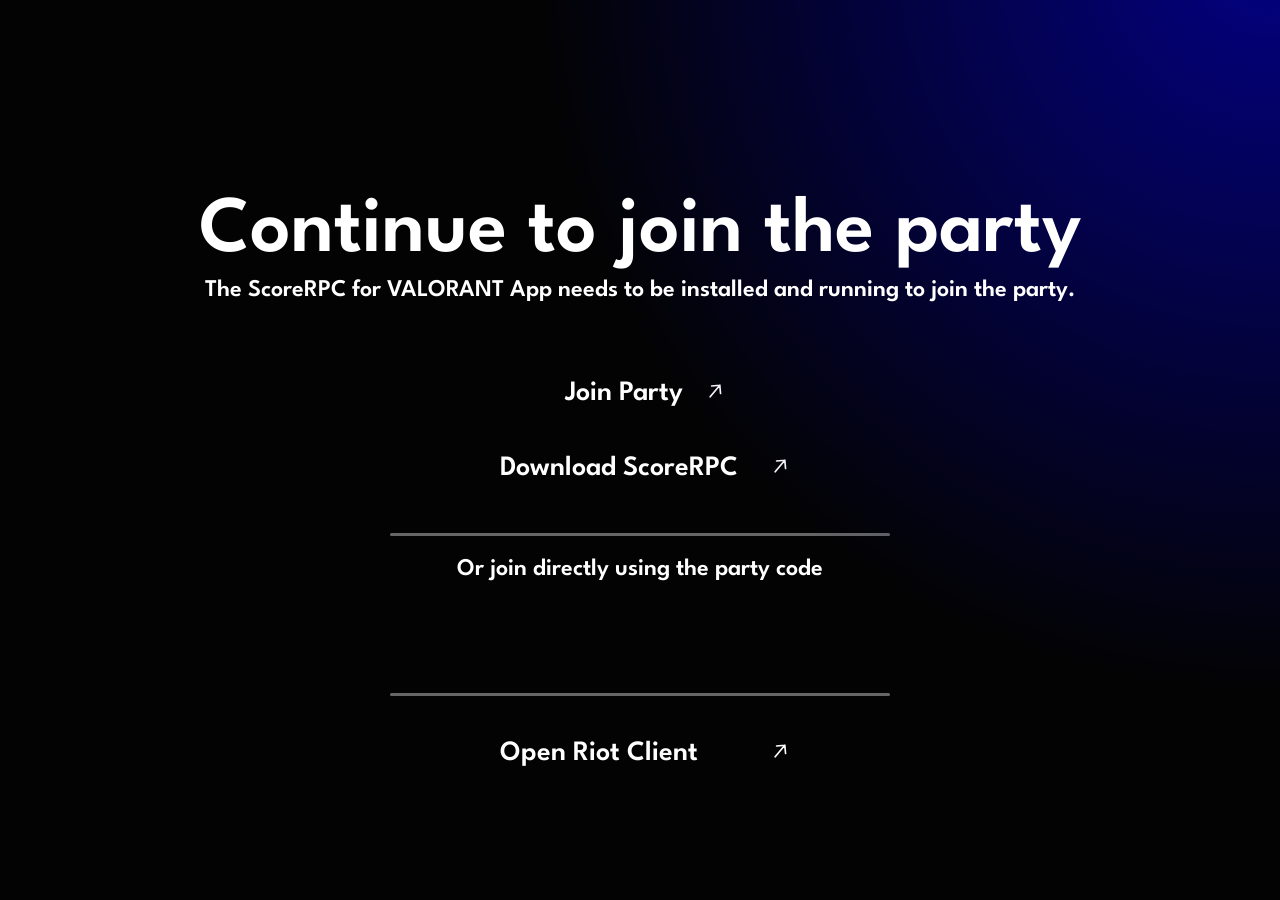
<file: join/index.html>
<!DOCTYPE html>
<head>
    <link rel="preconnect" href="https://fonts.googleapis.com">
    <link rel="preconnect" href="https://fonts.gstatic.com" crossorigin>
    <link href="https://fonts.googleapis.com/css2?family=League+Spartan:wght@100..900&display=swap" rel="stylesheet">
    <link rel=stylesheet href="/join/style.css">
    <title>CONTINUE TO PARTY</title>
    <link rel="apple-touch-icon" sizes="180x180" href="/apple-touch-icon.png">
    <link rel="icon" type="image/png" sizes="32x32" href="/favicon-32x32.png">
    <link rel="icon" type="image/png" sizes="16x16" href="/favicon-16x16.png">
    <link rel="manifest" href="/site.webmanifest">
</head>
<body>
    <div class="container">
        <div id="blur-circle"></div>
        <h1 class="text" id="title">Continue to join the party</h1>
        <p class = "text" id="description">The ScoreRPC for VALORANT App needs to be installed and running to join the party.</p>
        <!-- From Uiverse.io by satyamchaudharydev --> 
        <button id="button1" onclick="join()" class="Buttons">
          <div class="text">
            <span>Join Party</span>
          </div>
          <div class="clone">
            <span>Join</span>
          </div>
          <svg
            stroke-width="2"
            stroke="currentColor"
            viewBox="0 0 24 24"
            fill="none"
            class="h-6 w-6"
            xmlns="http://www.w3.org/2000/svg"
            width="20px"
          >
            <path
              d="M14 5l7 7m0 0l-7 7m7-7H3"
              stroke-linejoin="round"
              stroke-linecap="round"
            ></path>
          </svg>
        </button>
        <button id="button2" onclick="window.location.href='https://onedrive.live.com/personal/25feebb90adb7e1c/_layouts/15/download.aspx?SourceUrl=%2Fpersonal%2F25feebb90adb7e1c%2FDocuments%2FScReP%2Eexe'" class="Buttons">
          <div class="text">
            <span>Download ScoreRPC</span>
          </div>
          <div class="clone">
            <span>Download</span>
          </div>
          <svg
            stroke-width="2"
            stroke="currentColor"
            viewBox="0 0 24 24"
            fill="none"
            class="h-6 w-6"
            xmlns="http://www.w3.org/2000/svg"
            width="20px"
          >
            <path
              d="M14 5l7 7m0 0l-7 7m7-7H3"
              stroke-linejoin="round"
              stroke-linecap="round"
            ></path>
          </svg>
        </button>
        <div class="separator" id="sep1"></div>
        <p class = "text" id="code-description">Or join directly using the party code</p>
        <h1 class = "text" id = "code">UNKNOWN</h1>
        <div class="separator" id="sep2"></div>
        <!--p class = "text" id = "open-text">Open Riot Client<-->

        <button id="button3" class="Buttons" onclick="window.location='riotclient://'">
            <div class="text">
                <span>Open Riot Client</span>
            </div>
            <div class="clone">
                <span>Open</span>
            </div>
            <svg
                    stroke-width="2"
                    stroke="currentColor"
                    viewBox="0 0 24 24"
                    fill="none"
                    class="h-6 w-6"
                    xmlns="http://www.w3.org/2000/svg"
                    width="20px"
            >
                <path
                        d="M14 5l7 7m0 0l-7 7m7-7H3"
                        stroke-linejoin="round"
                        stroke-linecap="round"
                ></path>
            </svg>
        </button>
    </div>
    <div id="make-the-scroll-to-the-end-not-seem-weird">
    </div>
  <script src=/join/script.js></script>
</body>
</file>
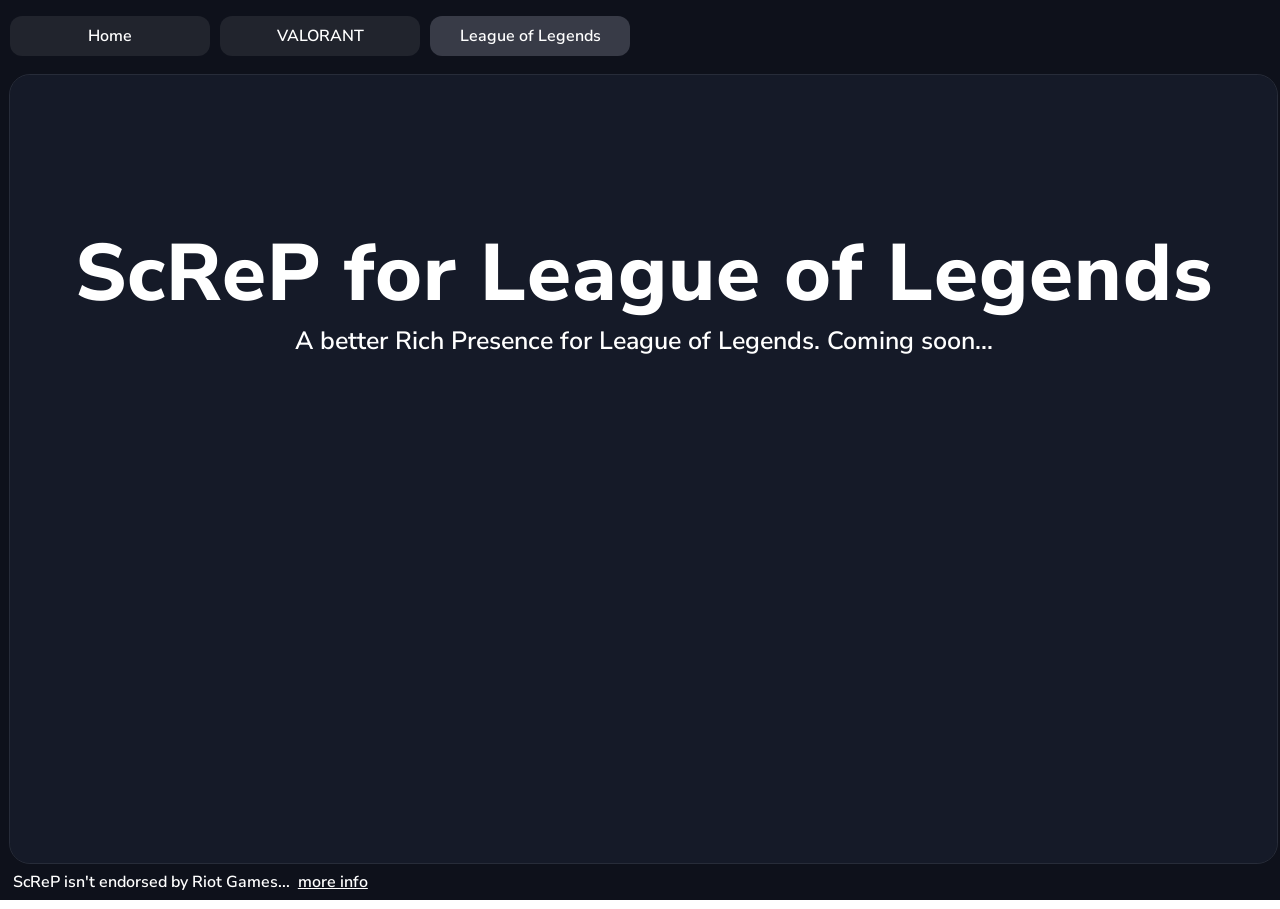
<file: league-of-legends/index.html>
<!DOCTYPE html>
<html lang="en">
<head>
  <meta name="viewport" content="width=device-width, initial-scale=1.0">
  <link rel="apple-touch-icon" sizes="180x180" href="/apple-touch-icon.png">
  <link rel="icon" type="image/png" sizes="32x32" href="/favicon-32x32.png">
  <link rel="icon" type="image/png" sizes="16x16" href="/favicon-16x16.png">
  <link rel="manifest" href="/site.webmanifest">
  <link rel="preconnect" href="https://fonts.googleapis.com">
  <link rel="preconnect" href="https://fonts.gstatic.com" crossorigin>
  <link href="https://fonts.googleapis.com/css2?family=Nunito+Sans:ital,opsz,wght@0,6..12,200..1000;1,6..12,200..1000&display=swap" rel="stylesheet">
    <meta charset="UTF-8">
    <title>ScReP for League of Legends</title>
  <link rel="stylesheet" href="/league-of-legends/style.css">
</head>
<body>
  <div id="top-container">
    <ul id="navbar">
      <button onclick="window.location.href='/'" class="navbuttons" id="button-home">
        Home
      </button>
      <button onclick="window.location.href='/valorant'" class="navbuttons" id="button-valorant">
        VALORANT
      </button>
      <button onclick="window.location.href='/league-of-legends'" class="navbuttons" id="button-league">
        League of Legends
      </button>
    </ul>
  </div>
  <div id="middle-container">
    <h1 class="text" id="title">ScReP for League of Legends</h1>
    <h2 class="text" id="title2">A better Rich Presence for League of Legends. Coming soon...</h2>


  </div>
  <div id="footer">
    <p class="text" id="riot-text">ScReP isn't endorsed by Riot Games...</p><a href="/league-of-legends/disclaimer" class="text" id="info-text">more info</a>
  </div>
</body>
</html>
</file>
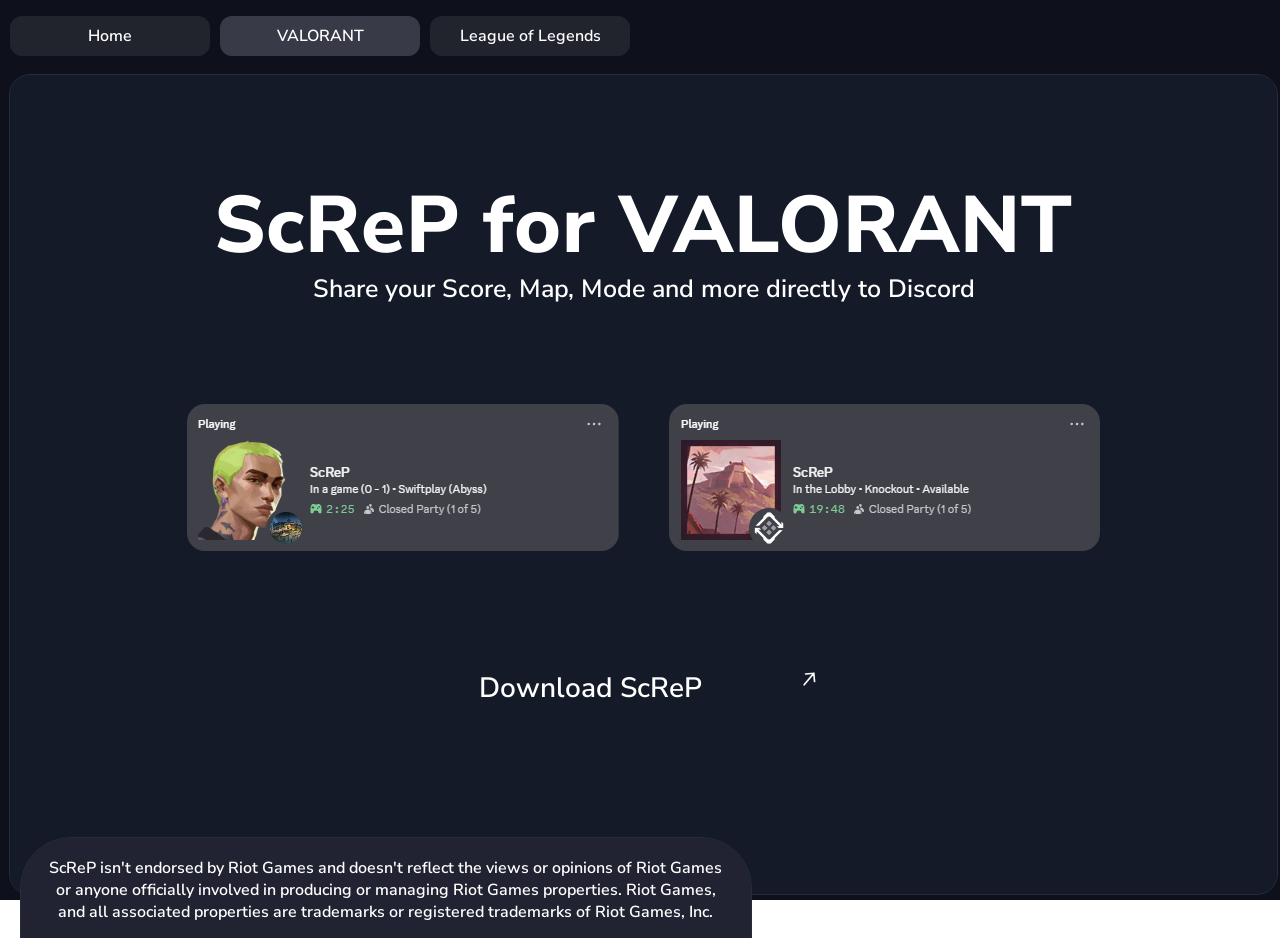
<file: valorant/index.html>
<!DOCTYPE html>
<html lang="en">
<head>
  <meta name="viewport" content="width=device-width, initial-scale=1.0">
  <link rel="apple-touch-icon" sizes="180x180" href="/apple-touch-icon.png">
  <link rel="icon" type="image/png" sizes="32x32" href="/favicon-32x32.png">
  <link rel="icon" type="image/png" sizes="16x16" href="/favicon-16x16.png">
  <link rel="manifest" href="/site.webmanifest">
  <link rel="preconnect" href="https://fonts.googleapis.com">
  <link rel="preconnect" href="https://fonts.gstatic.com" crossorigin>
  <link href="https://fonts.googleapis.com/css2?family=Nunito+Sans:ital,opsz,wght@0,6..12,200..1000;1,6..12,200..1000&display=swap" rel="stylesheet">
    <meta charset="UTF-8">
    <title>ScReP for VALORANT</title>
  <link rel="stylesheet" href="/valorant/style.css">
</head>
<body>
  <div id="top-container">
    <ul id="navbar">
      <button onclick="window.location.href='/'" class="navbuttons" id="button-home">
        Home
      </button>
      <button onclick="window.location.href='/valorant'" class="navbuttons" id="button-valorant">
        VALORANT
      </button>
      <button onclick="window.location.href='/league-of-legends'" class="navbuttons" id="button-league">
        League of Legends
      </button>
    </ul>
  </div>
  <div id="middle-container">
    <h1 class="text" id="title">ScReP for VALORANT</h1>
    <h2 class="text" id="title2">Share your Score, Map, Mode and more directly to Discord</h2>
    <div id="example-container">
      <img src="/valorant/valorant-example-in-game.png" class="example">
      <img src="/valorant/valorant-example-lobby.png" class="example">
    </div>
    <button id="Download-button" onclick="join()" class="Buttons">
    <div class="text">
      <span>Download ScReP</span>
    </div>
    <div class="clone">
      <span>Download</span>
    </div>
    <svg
            stroke-width="2"
            stroke="currentColor"
            viewBox="0 0 24 24"
            fill="none"
            class="h-6 w-6"
            xmlns="http://www.w3.org/2000/svg"
            width="20px"
    >
      <path
              d="M14 5l7 7m0 0l-7 7m7-7H3"
              stroke-linejoin="round"
              stroke-linecap="round"
      ></path>
    </svg>
    </button>

  </div>
  <div id="footer">
    <p class="text" id="riot-text">ScReP isn't endorsed by Riot Games and doesn't reflect the views or opinions of Riot Games or anyone officially involved in producing or managing Riot Games properties. Riot Games, and all associated properties are trademarks or registered trademarks of Riot Games, Inc.</p>
  </div>

</body>
</html>
</file>
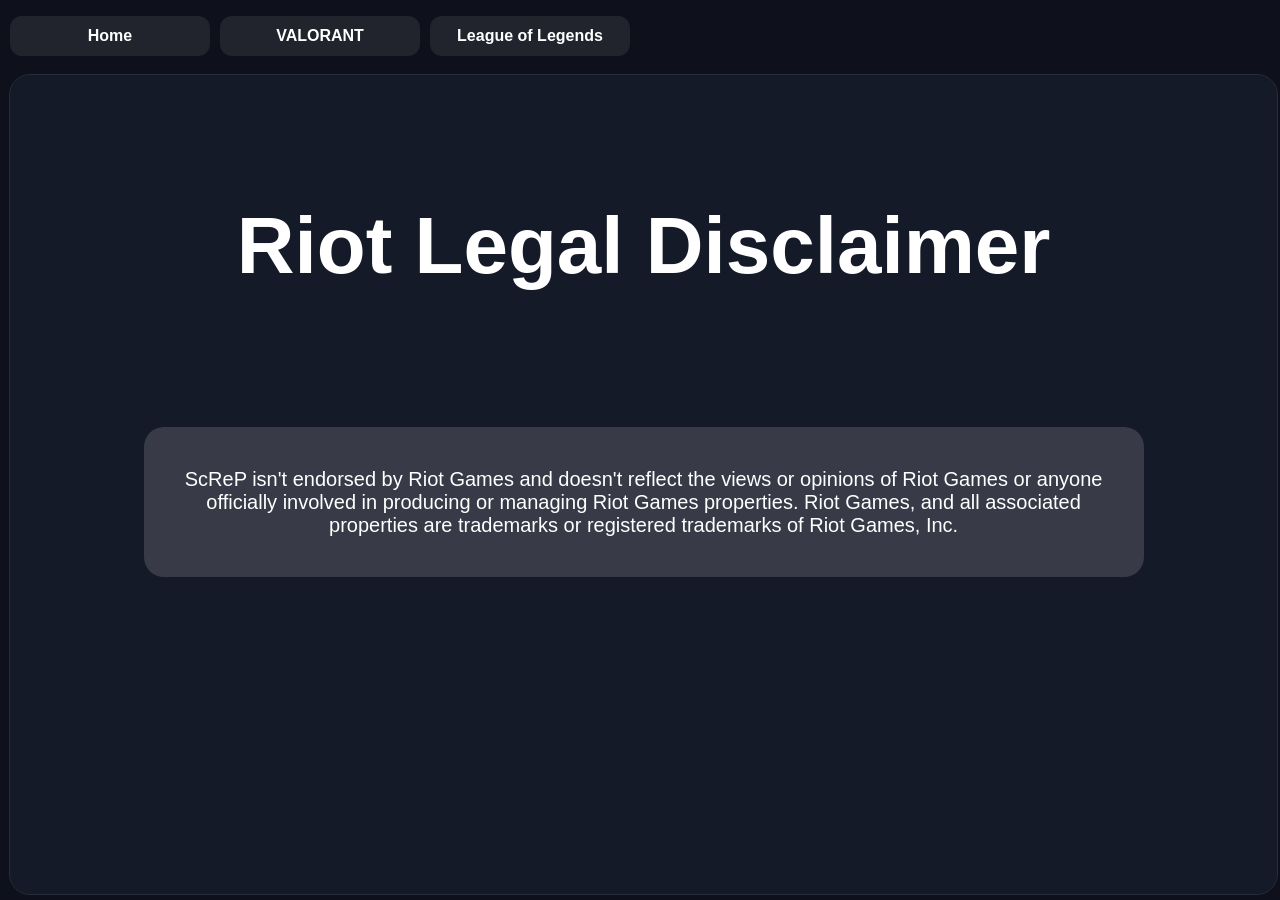
<file: league-of-legends/disclaimer/index.html>
<!DOCTYPE html>
<html lang="en">
<head>
  <meta name="viewport" content="width=device-width, initial-scale=1.0">
  <link rel="apple-touch-icon" sizes="180x180" href="/apple-touch-icon.png">
  <link rel="icon" type="image/png" sizes="32x32" href="/favicon-32x32.png">
  <link rel="icon" type="image/png" sizes="16x16" href="/favicon-16x16.png">
  <link rel="manifest" href="/site.webmanifest">
    <meta charset="UTF-8">
    <title>Riot Disclaimer</title>
  <link rel="stylesheet" href="/league-of-legends/disclaimer/style.css">
</head>
<body>
  <div id="top-container">
    <ul id="navbar">
      <button onclick="window.location.href='/'" class="navbuttons" id="button-home">
        Home
      </button>
      <button onclick="window.location.href='/valorant'" class="navbuttons" id="button-valorant">
        VALORANT
      </button>
      <button onclick="window.location.href='/league-of-legends'" class="navbuttons" id="button-league">
        League of Legends
      </button>
    </ul>
</div>
  <div id="middle-container">
    <h1 class="text" id="title">Riot Legal Disclaimer</h1>
    <div id="text-box">
      <p class="text" id="info-text">ScReP isn't endorsed by Riot Games and doesn't reflect the views or opinions of Riot Games or anyone officially involved in producing or managing Riot Games properties. Riot Games, and all associated properties are trademarks or registered trademarks of Riot Games, Inc.</p>
    </div>
  </div>
</body>
</html>
</file>
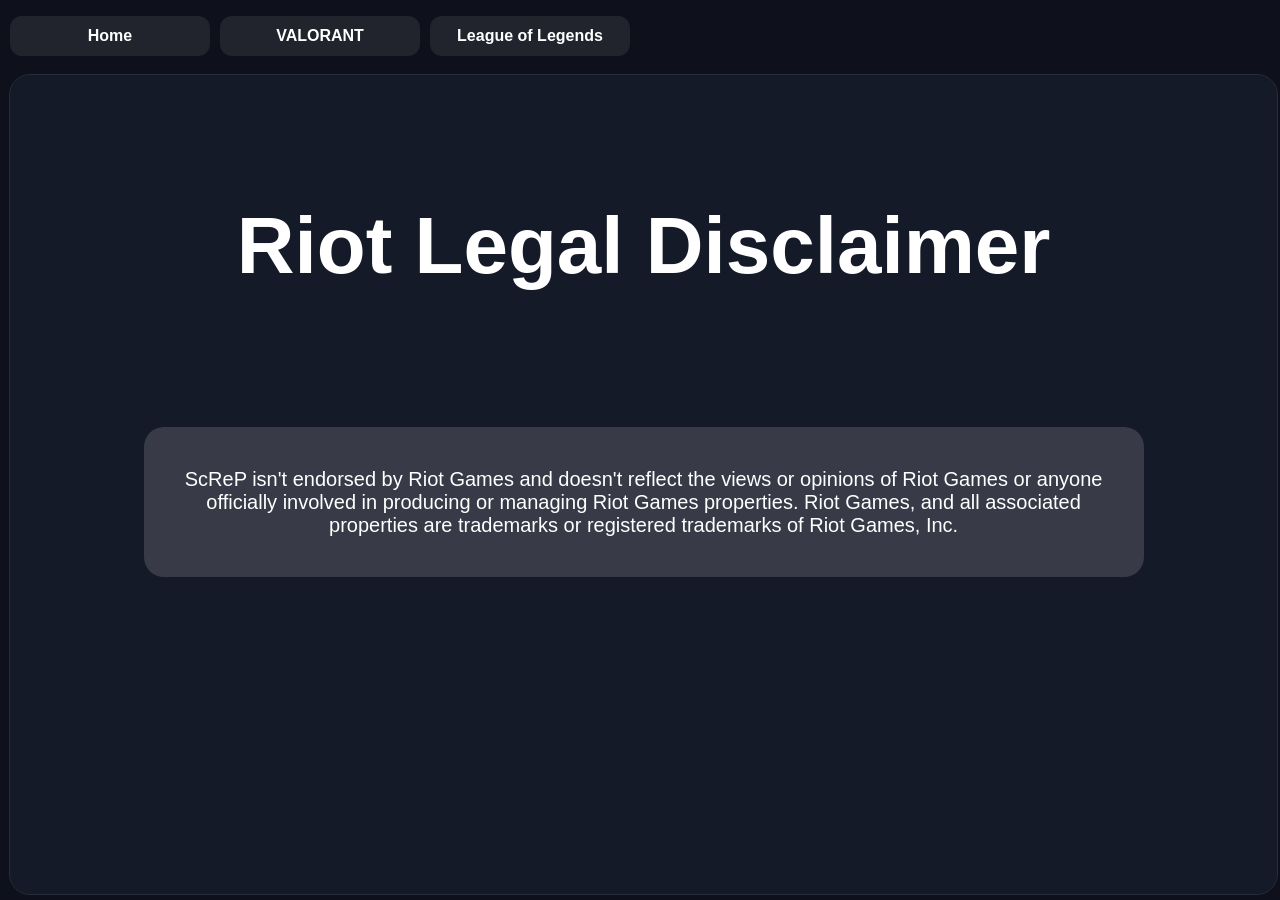
<file: valorant/disclaimer/index.html>
<!DOCTYPE html>
<html lang="en">
<head>
  <meta name="viewport" content="width=device-width, initial-scale=1.0">
  <link rel="apple-touch-icon" sizes="180x180" href="/apple-touch-icon.png">
  <link rel="icon" type="image/png" sizes="32x32" href="/favicon-32x32.png">
  <link rel="icon" type="image/png" sizes="16x16" href="/favicon-16x16.png">
  <link rel="manifest" href="/site.webmanifest">
    <meta charset="UTF-8">
    <title>Riot Disclaimer</title>
  <link rel="stylesheet" href="/valorant/disclaimer/style.css">
</head>
<body>
  <div id="top-container">
    <ul id="navbar">
      <button onclick="window.location.href='/'" class="navbuttons" id="button-home">
        Home
      </button>
      <button onclick="window.location.href='/valorant'" class="navbuttons" id="button-valorant">
        VALORANT
      </button>
      <button onclick="window.location.href='/league-of-legends'" class="navbuttons" id="button-league">
        League of Legends
      </button>
    </ul>
</div>
  <div id="middle-container">
    <h1 class="text" id="title">Riot Legal Disclaimer</h1>
    <div id="text-box">
      <p class="text" id="info-text">ScReP isn't endorsed by Riot Games and doesn't reflect the views or opinions of Riot Games or anyone officially involved in producing or managing Riot Games properties. Riot Games, and all associated properties are trademarks or registered trademarks of Riot Games, Inc.</p>
    </div>
  </div>
</body>
</html>
</file>
<file: style.css>
#top-container {
    position: fixed;
    background-color: #0e111b;
    justify-content: center;
    align-items: center;
    margin: 0;
    padding: 0;
    top: 0;
    left: 0;
    width: 100%;
    height: 100%;
    overflow: hidden;
}

#navbar {
    align-items: center;
    justify-content: center;
    position: fixed;
    left: 10px;
    display: flex;
    list-style: none;
    gap: 10px;
    padding: 0;
}

.navbuttons {
    display: flex;
    justify-content: center;
    align-items: center;
    background-color: #21242d;
    height: 40px;
    width: 200px;
    border: none;
    border-radius: 12px;
    font-size: 16px;
    position: relative;
    align-self: center;
    color: #ffffff;
    font-family: "Nunito Sans", sans-serif;
    font-optical-sizing: auto;
    font-weight: 600;
    font-style: normal;
    font-variation-settings:
            "wdth" 100,
            "YTLC" 500;
}

#button-home {
    gap: 4px;
    background-color: #383b47;
}



.navbuttons:hover {
    background-color: #383b47;
    transition-duration: .3s;
}

#svg-button {
    height: 25px;
    width: 25px;
}

#svg-button-valorant {
    height: 60px;
    width: 60px;
}

#svg-button-league {
    position: relative;
    top: -3px;
    height: 35px;
    width: 35px;
}

#middle-container {
    overflow: hidden;
    flex-direction: column;
    display: flex;
    align-items: center;
    justify-content: center;
    position: fixed;
    width: 99%;
    left: 10px;
    background-color: #151a28;
    top: 75px;
    height: 91%;
    margin: 0;
    padding: 0;
    border-radius: 20px;
    outline: solid 0.1px #272c39;
}

.text {
    color: #ffffff;
    font-family: "Nunito Sans", sans-serif;
    font-optical-sizing: auto;
    font-weight: 600;
    font-style: normal;
    font-variation-settings:
            "wdth" 100,
            "YTLC" 500;
    white-space: normal;
    display: block;
    text-align: center;
}

#title {
    top: -15%;
    font-weight: 800;
    position: relative;
    font-size: 100px;
}

#title2 {
    top: -30%;
    position: relative;
    font-size: 45px;
}

#Download-button {
    top: -3%;
    background-color: rgba(255, 255, 255, 0);
    border: none;
    height: 50px;
    width: 350px;
    overflow: hidden;
    color: #fff;
    position: relative;
    padding-bottom: 1.6em;
    cursor: pointer;
}

.Buttons > div,
.Buttons > svg {
    position: absolute;
    width: 100%;
    height: 100%;
    display: flex;
}

.Buttons:before {
    content: "";
    position: absolute;
    height: 2px;
    bottom: 0;
    left: 0;
    width: 100%;
    transform: scaleX(0);
    transform-origin: bottom right;
    background: currentColor;
    transition: transform 0.25s ease-out;
}

.Buttons:hover:before {
    transform: scaleX(1);
    transform-origin: bottom left;
}

.Buttons .clone > *,
.Buttons .text > * {
    opacity: 1;
    font-size: 1.75rem;
    transition: 0.2s;
    margin-left: 4px;
}

.Buttons .clone > * {
    transform: translateY(60px);
}

.Buttons:hover .clone > * {
    opacity: 1;
    transform: translateY(-5px);
    transition: all 0.2s cubic-bezier(0.215, 0.61, 0.355, 1) 0s;
}

.Buttons:hover .text > * {
    opacity: 1;
    transform: translateY(-60px);
    transition: all 0.2s cubic-bezier(0.215, 0.61, 0.355, 1) 0s;
}

/* icon style and hover */
.Buttons svg {
    width: 20px;
    right: 0;
    top: 50%;
    transform: translateY(-50%) rotate(-50deg);
    transition: 0.2s ease-out;
}

.Buttons:hover svg {
    transform: translateY(-50%) rotate(0deg);
}
</file>
<file: app-gui/style.css>
#left-container {
    position: fixed;
    background-color: #0e111b;
    justify-content: center;
    align-items: center;
    margin: 0;
    padding: 0;
    top: 0;
    left: 0;
    width: 100%;
    height: 100%;
    overflow: hidden;
}

#navbar {
    overflow: hidden;
    flex-direction: column;
    align-items: center;
    justify-content: center;
    position: fixed;
    left: 10px;
    display: flex;
    list-style: none;
    gap: 10px;
    padding: 0;
}

.navbuttons {
    display: flex;
    justify-content: center;
    align-items: center;
    background-color: #21242d;
    height: 60px;
    width: 233px;
    border: none;
    border-radius: 12px;
    font-size: 16px;
    position: relative;
    align-self: center;
    color: #ffffff;
    font-family: "Nunito Sans", sans-serif;
    font-optical-sizing: auto;
    font-weight: 600;
    font-style: normal;
    font-variation-settings:
            "wdth" 100,
            "YTLC" 500;
}

#button-home {
    gap: 4px;
    background-color: #383b47;
}

.navbuttons:hover {
    background-color: #383b47;
    transition-duration: .3s;
}

#svg-button {
    position: relative;
    top: 0;
    height: 30px;
    width: 30px;
    gap: 8px;
}

#svg-button-valorant {
    height: 60px;
    width: 60px;
}

#svg-button-league {
    position: relative;
    top: -3px;
    height: 35px;
    width: 35px;
}

#svg-button-settings {
    position: relative;
    left: 5px;
    height: 28px;
}

#svg-button-version {
    position: relative;
    left: 5px;
    height: 28px;
}

#middle-container {
    overflow: hidden;
    flex-direction: column;
    display: flex;
    align-items: center;
    justify-content: center;
    position: fixed;
    width: 85%;
    left: 14.5%;
    background-color: #151a28;
    height: 98%;
    margin: 0;
    padding: 0;
    border-radius: 20px;
    outline: solid 0.1px #272c39;
}

.text {
    color: #ffffff;
    font-family: "Nunito Sans", sans-serif;
    font-optical-sizing: auto;
    font-weight: 600;
    font-style: normal;
    font-variation-settings:
            "wdth" 100,
            "YTLC" 500;
    white-space: normal;
    display: block;
    text-align: center;
}

#title {
    top: -7.5%;
    font-weight: 800;
    position: relative;
    font-size: 100px;
}

#title2 {
    top: -22.5%;
    position: relative;
    font-size: 45px;
}

#installed-games {
    font-size: 40px;
    top: -20%;
    position: relative;
}

#games-list {
    display: flex;
    gap: 50px;
    justify-content: center;
    align-items: center;
    position: relative;
    top: -22.5%;
    left: -20px;
}

#installed-valorant {
    visibility: hidden;
    position: relative;
    display: flex;
    width: 100px;
    height: 100px;
}

#separator {
    position: relative;
    width: 2px;
    height: 100px;
    background-color: white;
    border-radius: 50px;
}

#installed-league {
    visibility: hidden;
    display: flex;
    left: 0;
    position: relative;
    width: 90px;
    height: 90px;
}


#Download-button {
    top: -3%;
    background-color: rgba(255, 255, 255, 0);
    border: none;
    height: 50px;
    width: 350px;
    overflow: hidden;
    color: #fff;
    position: relative;
    padding-bottom: 1.6em;
    cursor: pointer;
}

.Buttons > div,
.Buttons > svg {
    position: absolute;
    width: 100%;
    height: 100%;
    display: flex;
}

.Buttons:before {
    content: "";
    position: absolute;
    height: 2px;
    bottom: 0;
    left: 0;
    width: 100%;
    transform: scaleX(0);
    transform-origin: bottom right;
    background: currentColor;
    transition: transform 0.25s ease-out;
}

.Buttons:hover:before {
    transform: scaleX(1);
    transform-origin: bottom left;
}

.Buttons .clone > *,
.Buttons .text > * {
    opacity: 1;
    font-size: 1.75rem;
    transition: 0.2s;
    margin-left: 4px;
}

.Buttons .clone > * {
    transform: translateY(60px);
}

.Buttons:hover .clone > * {
    opacity: 1;
    transform: translateY(-5px);
    transition: all 0.2s cubic-bezier(0.215, 0.61, 0.355, 1) 0s;
}

.Buttons:hover .text > * {
    opacity: 1;
    transform: translateY(-60px);
    transition: all 0.2s cubic-bezier(0.215, 0.61, 0.355, 1) 0s;
}

/* icon style and hover */
.Buttons svg {
    width: 20px;
    right: 0;
    top: 50%;
    transform: translateY(-50%) rotate(-50deg);
    transition: 0.2s ease-out;
}

.Buttons:hover svg {
    transform: translateY(-50%) rotate(0deg);
}


/* From Uiverse.io by SelfMadeSystem */
/* The switch - the box around the slider */
#switch {
    --a: 0.5s ease-out;
    cursor: pointer;
    position: relative;
    display: inline-flex;
    height: 2em;
    border-radius: 2em;
    box-shadow: 0 0 0 0.66em #383b47;
    aspect-ratio: 212.4992/84.4688;
    background-color: #383b47;
}

/* Hide default HTML checkbox */
#check {
    opacity: 0;
    width: 0;
    height: 0;
}

#switch svg {
    height: 100%;
}

#switch svg path {
    color: #fff;
    stroke-width: 16;
    stroke-linecap: round;
    stroke-linejoin: round;
    stroke-dasharray: 136 224;
    transition:
    all var(--a),
    0s transform;
    transform-origin: center;
}

#check:checked ~ #switch svg path {
    stroke-dashoffset: 180;
    transform: scaleY(-1);
}
</file>
<file: join/style.css>
body {
    overflow-x: hidden;
    background: #030303;
}

/* From Uiverse.io by satyamchaudharydev */ 
#button1 {
    top: 410px;
  width: 170px;
  height: 55px;
  overflow: hidden;
  border: none;
  color: #fff;
  background: none;
  position: relative;
  padding-bottom: 1.6em;
  cursor: pointer;
}

#button2 {
    top: 430px;
  width: 300px;
  height: 55px;
  overflow: hidden;
  border: none;
  color: #fff;
  background: none;
  position: relative;
  padding-bottom: 1.6em;
  cursor: pointer;
}

#button3 {
    top: 660px;
    width: 300px;
    height: 55px;
    overflow: hidden;
    border: none;
    color: #fff;
    background: none;
    position: relative;
    padding-bottom: 1.6em;
    cursor: pointer;
}

.Buttons > div,
.Buttons > svg {
  position: absolute;
  width: 100%;
  height: 100%;
  display: flex;
}

.Buttons:before {
  content: "";
  position: absolute;
  height: 2px;
  bottom: 0;
  left: 0;
  width: 100%;
  transform: scaleX(0);
  transform-origin: bottom right;
  background: currentColor;
  transition: transform 0.25s ease-out;
}

.Buttons:hover:before {
  transform: scaleX(1);
  transform-origin: bottom left;
}

.Buttons .clone > *,
.Buttons .text > * {
  opacity: 1;
  font-size: 1.75rem;
  transition: 0.2s;
  margin-left: 4px;
}

.Buttons .clone > * {
  transform: translateY(60px);
}

.Buttons:hover .clone > * {
  opacity: 1;
  transform: translateY(-5px);
  transition: all 0.2s cubic-bezier(0.215, 0.61, 0.355, 1) 0s;
}

.Buttons:hover .text > * {
  opacity: 1;
  transform: translateY(-60px);
  transition: all 0.2s cubic-bezier(0.215, 0.61, 0.355, 1) 0s;
}
        
/* icon style and hover */
.Buttons svg {
  width: 20px;
  right: 0;
  top: 50%;
  transform: translateY(-50%) rotate(-50deg);
  transition: 0.2s ease-out;
}

.Buttons:hover svg {
  transform: translateY(-50%) rotate(0deg);
}

        
.container {
    top: -55px;
    position: relative;
    height: 100%;
    display: flex;
    flex-direction: column;
    justify-content: center; /* vertical center */
    align-items: center;     /* horizontal center */
}

#title {
    position: absolute;
    font-size: 5rem;
    top: 242px;
  
}
        
.text {
    font-family: "League Spartan", sans-serif;
    font-optical-sizing: auto;
    font-weight: 600;
    font-style: normal;
    color: white;
    z-index: 2;
    margin: 0;
  text-align: center;
}

#description {
    position: absolute;
    font-size: 1.5rem;
    top: 326px;
}
        
#blur-circle {
    position: absolute;
    top: 0;
    right: 0;
    width: 1500px;
    height: 1500px;
    border-radius: 50%;
    background: radial-gradient(circle, rgba(3, 1, 131, 0.986) 0%, rgba(255,255,255,0) 70%);
    transform: translate(50%, -50%);
    z-index: 1;
    pointer-events: none;

}

.separator {

    position: absolute;
    width: 500px;
    height: 3px;
    border-radius: 50px;
    background-color: #656565;
}

#sep1 {
    top: 580px;
}

#code-description {
    position: absolute;
    font-size: 1.5rem;
    top: 605px;
}

#code {
    position: absolute;
    font-size: 3.25rem;
    top: 665px;
}

#sep2 {
    top: 740px;
}

#make-the-scroll-to-the-end-not-seem-weird {
    position: absolute;
    top: 820px;
    height: 20px;
    width: 20px;
}
</file>
<file: league-of-legends/style.css>
#top-container {
    position: fixed;
    background-color: #0e111b;
    justify-content: center;
    align-items: center;
    margin: 0;
    padding: 0;
    top: 0;
    left: 0;
    width: 100%;
    height: 100%;
    overflow: hidden;
}

#navbar {
    align-items: center;
    justify-content: center;
    position: fixed;
    left: 10px;
    display: flex;
    list-style: none;
    gap: 10px;
    padding: 0;
}

.navbuttons {
    display: flex;
    justify-content: center;
    align-items: center;
    background-color: #21242d;
    height: 40px;
    width: 200px;
    border: none;
    border-radius: 12px;
    font-size: 16px;
    position: relative;
    align-self: center;
    color: #ffffff;
    font-family: "Nunito Sans", sans-serif;
    font-optical-sizing: auto;
    font-weight: 600;
    font-style: normal;
    font-variation-settings:
            "wdth" 100,
            "YTLC" 500;
}

#button-home {
    gap: 4px;
}

#button-league {
    background-color: #383b47;
}

.navbuttons:hover {
    background-color: #383b47;
    transition-duration: .3s;
}

#svg-button {
    height: 25px;
    width: 25px;
}

#svg-button-valorant {
    height: 60px;
    width: 60px;
}

#svg-button-league {
    position: relative;
    top: -3px;
    height: 35px;
    width: 35px;
}

#middle-container {
    overflow: hidden;
    flex-direction: column;
    display: flex;
    align-items: center;
    justify-content: center;
    position: fixed;
    width: 99%;
    left: 10px;
    background-color: #151a28;
    top: 75px;
    height: 87.5%;
    margin: 0;
    padding: 0;
    border-radius: 20px;
    outline: solid 0.1px #272c39;
}

.text {
    color: #ffffff;
    font-family: "Nunito Sans", sans-serif;
    font-optical-sizing: auto;
    font-weight: 600;
    font-style: normal;
    font-variation-settings:
            "wdth" 100,
            "YTLC" 500;
    white-space: normal;
    display: block;
    text-align: center;
}

#title {
    top: -20%;
    font-weight: 800;
    position: relative;
    font-size: 80px;
    letter-spacing: 1px;
}

#title2 {
    top: -30%;
    position: relative;
    font-size: 25px;
}

#Download-button {
    top: -3%;
    background-color: rgba(255, 255, 255, 0);
    border: none;
    height: 50px;
    width: 350px;
    overflow: hidden;
    color: #fff;
    position: relative;
    padding-bottom: 1.6em;
    cursor: pointer;
}

.Buttons > div,
.Buttons > svg {
    position: absolute;
    width: 100%;
    height: 100%;
    display: flex;
}

.Buttons:before {
    content: "";
    position: absolute;
    height: 2px;
    bottom: 0;
    left: 0;
    width: 100%;
    transform: scaleX(0);
    transform-origin: bottom right;
    background: currentColor;
    transition: transform 0.25s ease-out;
}

.Buttons:hover:before {
    transform: scaleX(1);
    transform-origin: bottom left;
}

.Buttons .clone > *,
.Buttons .text > * {
    opacity: 1;
    font-size: 1.75rem;
    transition: 0.2s;
    margin-left: 4px;
}

.Buttons .clone > * {
    transform: translateY(60px);
}

.Buttons:hover .clone > * {
    opacity: 1;
    transform: translateY(-5px);
    transition: all 0.2s cubic-bezier(0.215, 0.61, 0.355, 1) 0s;
}

.Buttons:hover .text > * {
    opacity: 1;
    transform: translateY(-60px);
    transition: all 0.2s cubic-bezier(0.215, 0.61, 0.355, 1) 0s;
}

/* icon style and hover */
.Buttons svg {
    width: 20px;
    right: 0;
    top: 50%;
    transform: translateY(-50%) rotate(-50deg);
    transition: 0.2s ease-out;
}

.Buttons:hover svg {
    transform: translateY(-50%) rotate(0deg);
}

#footer {
    position: absolute;
    top: 95%;
    justify-content: center;
    align-items: center;
    display: flex;
    gap: 8px;
    left: 1%;
}

#riot-text {
    position: relative;
}

#info-text {
    position: relative;
}
</file>
<file: valorant/style.css>
#top-container {
    position: fixed;
    background-color: #0e111b;
    justify-content: center;
    align-items: center;
    margin: 0;
    padding: 0;
    top: 0;
    left: 0;
    width: 100%;
    height: 100%;
    overflow: hidden;
}

#navbar {
    align-items: center;
    justify-content: center;
    position: fixed;
    left: 10px;
    display: flex;
    list-style: none;
    gap: 10px;
    padding: 0;
}

.navbuttons {
    display: flex;
    justify-content: center;
    align-items: center;
    background-color: #21242d;
    height: 40px;
    width: 200px;
    border: none;
    border-radius: 12px;
    font-size: 16px;
    position: relative;
    align-self: center;
    color: #ffffff;
    font-family: "Nunito Sans", sans-serif;
    font-optical-sizing: auto;
    font-weight: 600;
    font-style: normal;
    font-variation-settings:
            "wdth" 100,
            "YTLC" 500;
}

#button-home {
    gap: 4px;

}

#button-valorant {
    background-color: #383b47;
}

.navbuttons:hover {
    background-color: #383b47;
    transition-duration: .3s;
}

#svg-button {
    height: 25px;
    width: 25px;
}

#svg-button-valorant {
    height: 60px;
    width: 60px;
}

#svg-button-league {
    position: relative;
    top: -3px;
    height: 35px;
    width: 35px;
}

#middle-container {
    overflow: hidden;
    flex-direction: column;
    display: flex;
    align-items: center;
    justify-content: center;
    position: fixed;
    width: 99%;
    left: 10px;
    background-color: #151a28;
    top: 75px;
    height: 91%;
    margin: 0;
    padding: 0;
    border-radius: 20px;
    outline: solid 0.1px #272c39;
}

.text {
    color: #ffffff;
    font-family: "Nunito Sans", sans-serif;
    font-optical-sizing: auto;
    font-weight: 600;
    font-style: normal;
    font-variation-settings:
            "wdth" 100,
            "YTLC" 500;
    white-space: normal;
    display: block;
    text-align: center;
}

#title {
    top: -15%;
    font-weight: 800;
    position: relative;
    font-size: 80px;
    letter-spacing: 1px;
}

#title2 {
    top: -25%;
    position: relative;
    font-size: 25px;
}

#Download-button {
    top: -3%;
    background-color: rgba(255, 255, 255, 0);
    border: none;
    height: 50px;
    width: 350px;
    overflow: hidden;
    color: #fff;
    position: relative;
    padding-bottom: 1.6em;
    cursor: pointer;
}

.Buttons > div,
.Buttons > svg {
    position: absolute;
    width: 100%;
    height: 100%;
    display: flex;
}

.Buttons:before {
    content: "";
    position: absolute;
    height: 2px;
    bottom: 0;
    left: 0;
    width: 100%;
    transform: scaleX(0);
    transform-origin: bottom right;
    background: currentColor;
    transition: transform 0.25s ease-out;
}

.Buttons:hover:before {
    transform: scaleX(1);
    transform-origin: bottom left;
}

.Buttons .clone > *,
.Buttons .text > * {
    opacity: 1;
    font-size: 1.75rem;
    transition: 0.2s;
    margin-left: 4px;
}

.Buttons .clone > * {
    transform: translateY(60px);
}

.Buttons:hover .clone > * {
    opacity: 1;
    transform: translateY(-5px);
    transition: all 0.2s cubic-bezier(0.215, 0.61, 0.355, 1) 0s;
}

.Buttons:hover .text > * {
    opacity: 1;
    transform: translateY(-60px);
    transition: all 0.2s cubic-bezier(0.215, 0.61, 0.355, 1) 0s;
}

/* icon style and hover */
.Buttons svg {
    width: 20px;
    right: 0;
    top: 50%;
    transform: translateY(-50%) rotate(-50deg);
    transition: 0.2s ease-out;
}

.Buttons:hover svg {
    transform: translateY(-50%) rotate(0deg);
}

#footer {
    position: relative;
    top: 830px;
    justify-content: center;
    align-items: center;
    display: flex;
    gap: 8px;
    left: 1%;
    background-color: #212332;
    width: 730px;
    height: 100px;
    align-self: center;
    justify-self: center;
    border-top-left-radius: 50px;
    border-top-right-radius: 50px;
    outline: solid 0.1px #272c39;
}

#riot-text {
    position: relative;
    margin-left: 25px;
    margin-right: 25px;
    margin-top: 20px;
}

#info-text {
    position: relative;
}

.example {
    position: relative;
    border-radius: 18px;
    top: -20%;
}

#example-container {
    position: relative;
    top: -12%;
    display: flex;
    gap: 50px;
}
</file>
<file: league-of-legends/disclaimer/style.css>
#top-container {
    position: fixed;
    background-color: #0e111b;
    justify-content: center;
    align-items: center;
    margin: 0;
    padding: 0;
    top: 0;
    left: 0;
    width: 100%;
    height: 100%;
    overflow: hidden;
}

#navbar {
    align-items: center;
    justify-content: center;
    position: fixed;
    left: 10px;
    display: flex;
    list-style: none;
    gap: 10px;
    padding: 0;
}

.navbuttons {
    display: flex;
    justify-content: center;
    align-items: center;
    background-color: #21242d;
    height: 40px;
    width: 200px;
    border: none;
    border-radius: 12px;
    font-size: 16px;
    position: relative;
    align-self: center;
    color: #ffffff;
    font-family: "Nunito Sans", sans-serif;
    font-optical-sizing: auto;
    font-weight: 600;
    font-style: normal;
    font-variation-settings:
            "wdth" 100,
            "YTLC" 500;
}

#button-home {
    gap: 4px;
}



.navbuttons:hover {
    background-color: #383b47;
    transition-duration: .3s;
}

#svg-button {
    height: 25px;
    width: 25px;
}

#svg-button-valorant {
    height: 60px;
    width: 60px;
}

#svg-button-league {
    position: relative;
    top: -3px;
    height: 35px;
    width: 35px;
}

#middle-container {
    overflow: hidden;
    flex-direction: column;
    display: flex;
    align-items: center;
    justify-content: center;
    position: fixed;
    width: 99%;
    left: 10px;
    background-color: #151a28;
    top: 75px;
    height: 91%;
    margin: 0;
    padding: 0;
    border-radius: 20px;
    outline: solid 0.1px #272c39;
}

.text {
    color: #ffffff;
    font-family: "Nunito Sans", sans-serif;
    font-optical-sizing: auto;
    font-weight: 600;
    font-style: normal;
    font-variation-settings:
            "wdth" 100,
            "YTLC" 500;
    white-space: normal;
    display: block;
    text-align: center;
}

#title {
    position: relative;
    top: -20%;
    font-size: 80px;
}

#info-text {
    position: relative;
    font-size: 20px;
    margin-right: 20px;
    margin-left: 20px;
    font-weight: 200;
}

#text-box {
    top: -10%;
    justify-content: center;
    align-items: center;
    display: flex;
    position: relative;
    background-color: #383b47;
    border-radius: 20px;
    height: 150px;
    width: 1000px;

}
</file>
<file: valorant/disclaimer/style.css>
#top-container {
    position: fixed;
    background-color: #0e111b;
    justify-content: center;
    align-items: center;
    margin: 0;
    padding: 0;
    top: 0;
    left: 0;
    width: 100%;
    height: 100%;
    overflow: hidden;
}

#navbar {
    align-items: center;
    justify-content: center;
    position: fixed;
    left: 10px;
    display: flex;
    list-style: none;
    gap: 10px;
    padding: 0;
}

.navbuttons {
    display: flex;
    justify-content: center;
    align-items: center;
    background-color: #21242d;
    height: 40px;
    width: 200px;
    border: none;
    border-radius: 12px;
    font-size: 16px;
    position: relative;
    align-self: center;
    color: #ffffff;
    font-family: "Nunito Sans", sans-serif;
    font-optical-sizing: auto;
    font-weight: 600;
    font-style: normal;
    font-variation-settings:
            "wdth" 100,
            "YTLC" 500;
}

#button-home {
    gap: 4px;
}



.navbuttons:hover {
    background-color: #383b47;
    transition-duration: .3s;
}

#svg-button {
    height: 25px;
    width: 25px;
}

#svg-button-valorant {
    height: 60px;
    width: 60px;
}

#svg-button-league {
    position: relative;
    top: -3px;
    height: 35px;
    width: 35px;
}

#middle-container {
    overflow: hidden;
    flex-direction: column;
    display: flex;
    align-items: center;
    justify-content: center;
    position: fixed;
    width: 99%;
    left: 10px;
    background-color: #151a28;
    top: 75px;
    height: 91%;
    margin: 0;
    padding: 0;
    border-radius: 20px;
    outline: solid 0.1px #272c39;
}


.text {
    color: #ffffff;
    font-family: "Nunito Sans", sans-serif;
    font-optical-sizing: auto;
    font-weight: 600;
    font-style: normal;
    font-variation-settings:
            "wdth" 100,
            "YTLC" 500;
    white-space: normal;
    display: block;
    text-align: center;
}

#title {
    position: relative;
    top: -20%;
    font-size: 80px;
}

#info-text {
    position: relative;
    font-size: 20px;
    margin-right: 20px;
    margin-left: 20px;
    font-weight: 200;
}

#text-box {
    top: -10%;
    justify-content: center;
    align-items: center;
    display: flex;
    position: relative;
    background-color: #383b47;
    border-radius: 20px;
    height: 150px;
    width: 1000px;

}
</file>
